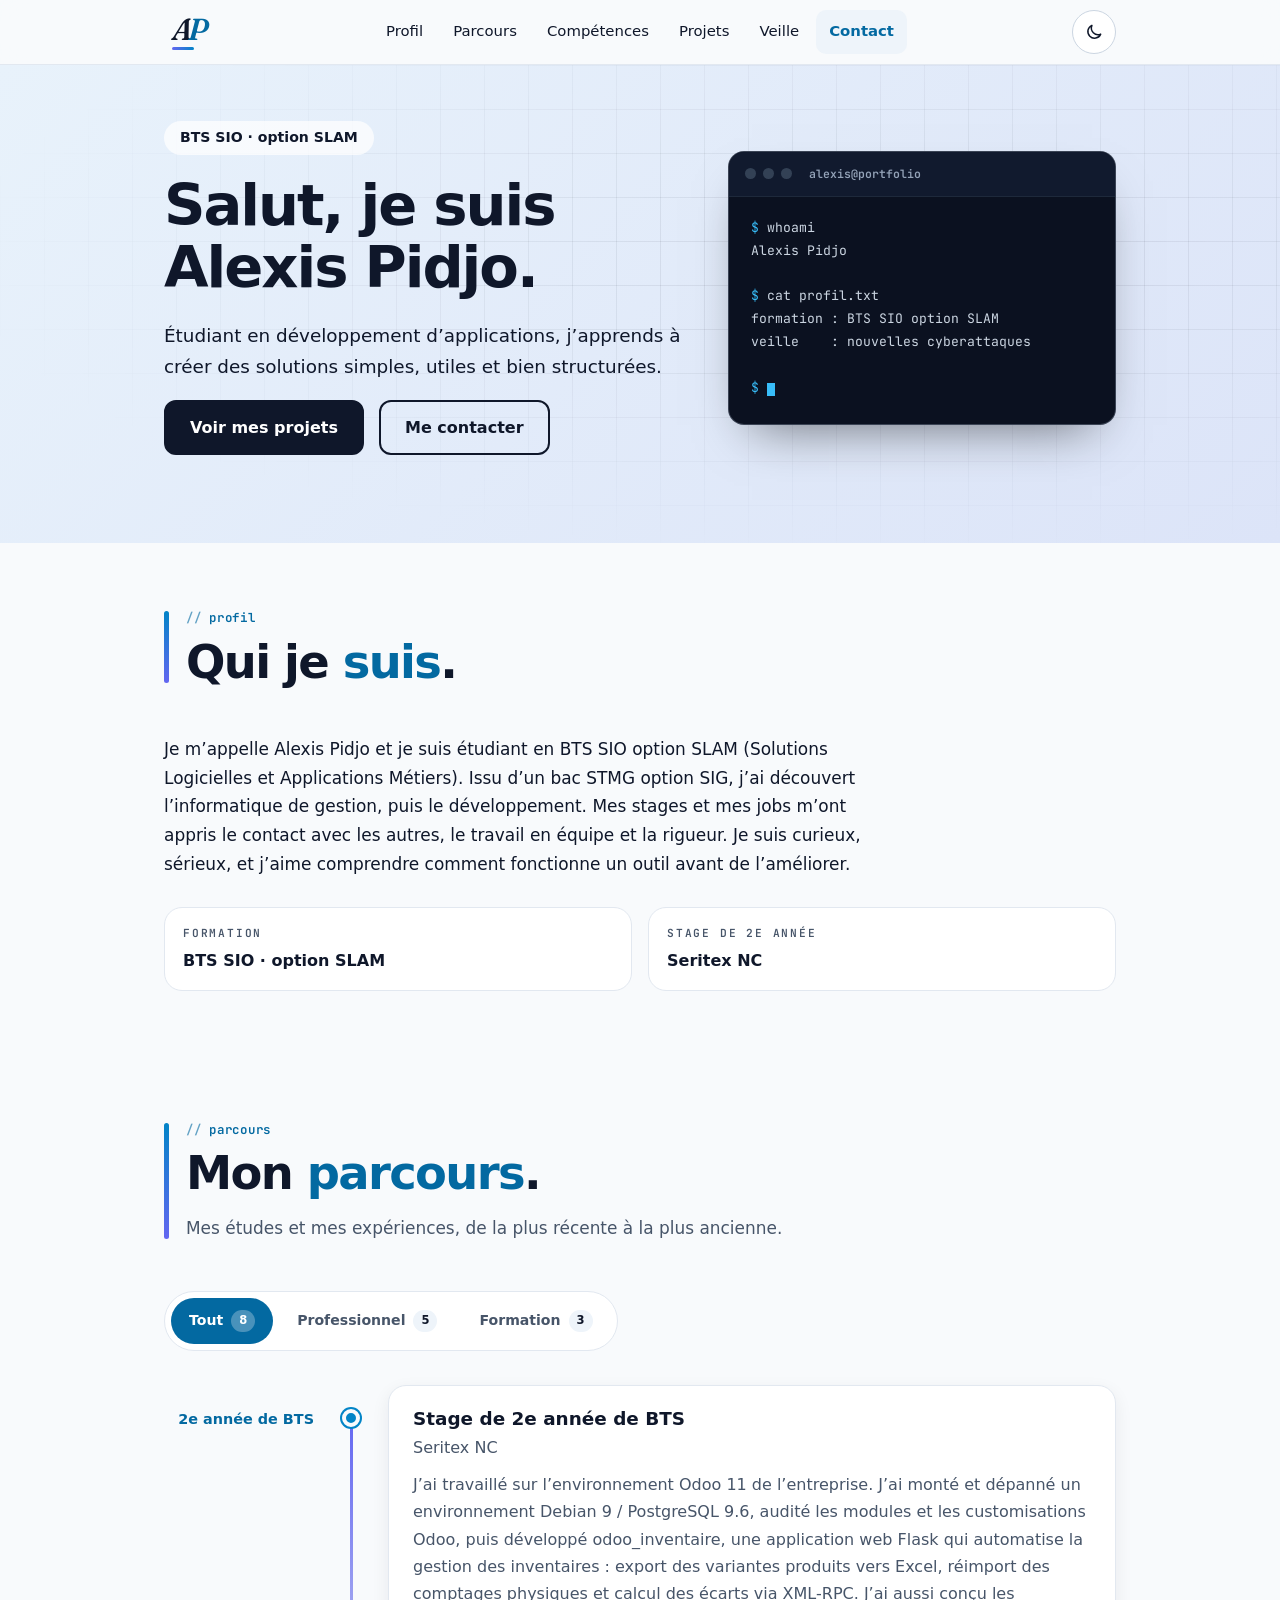
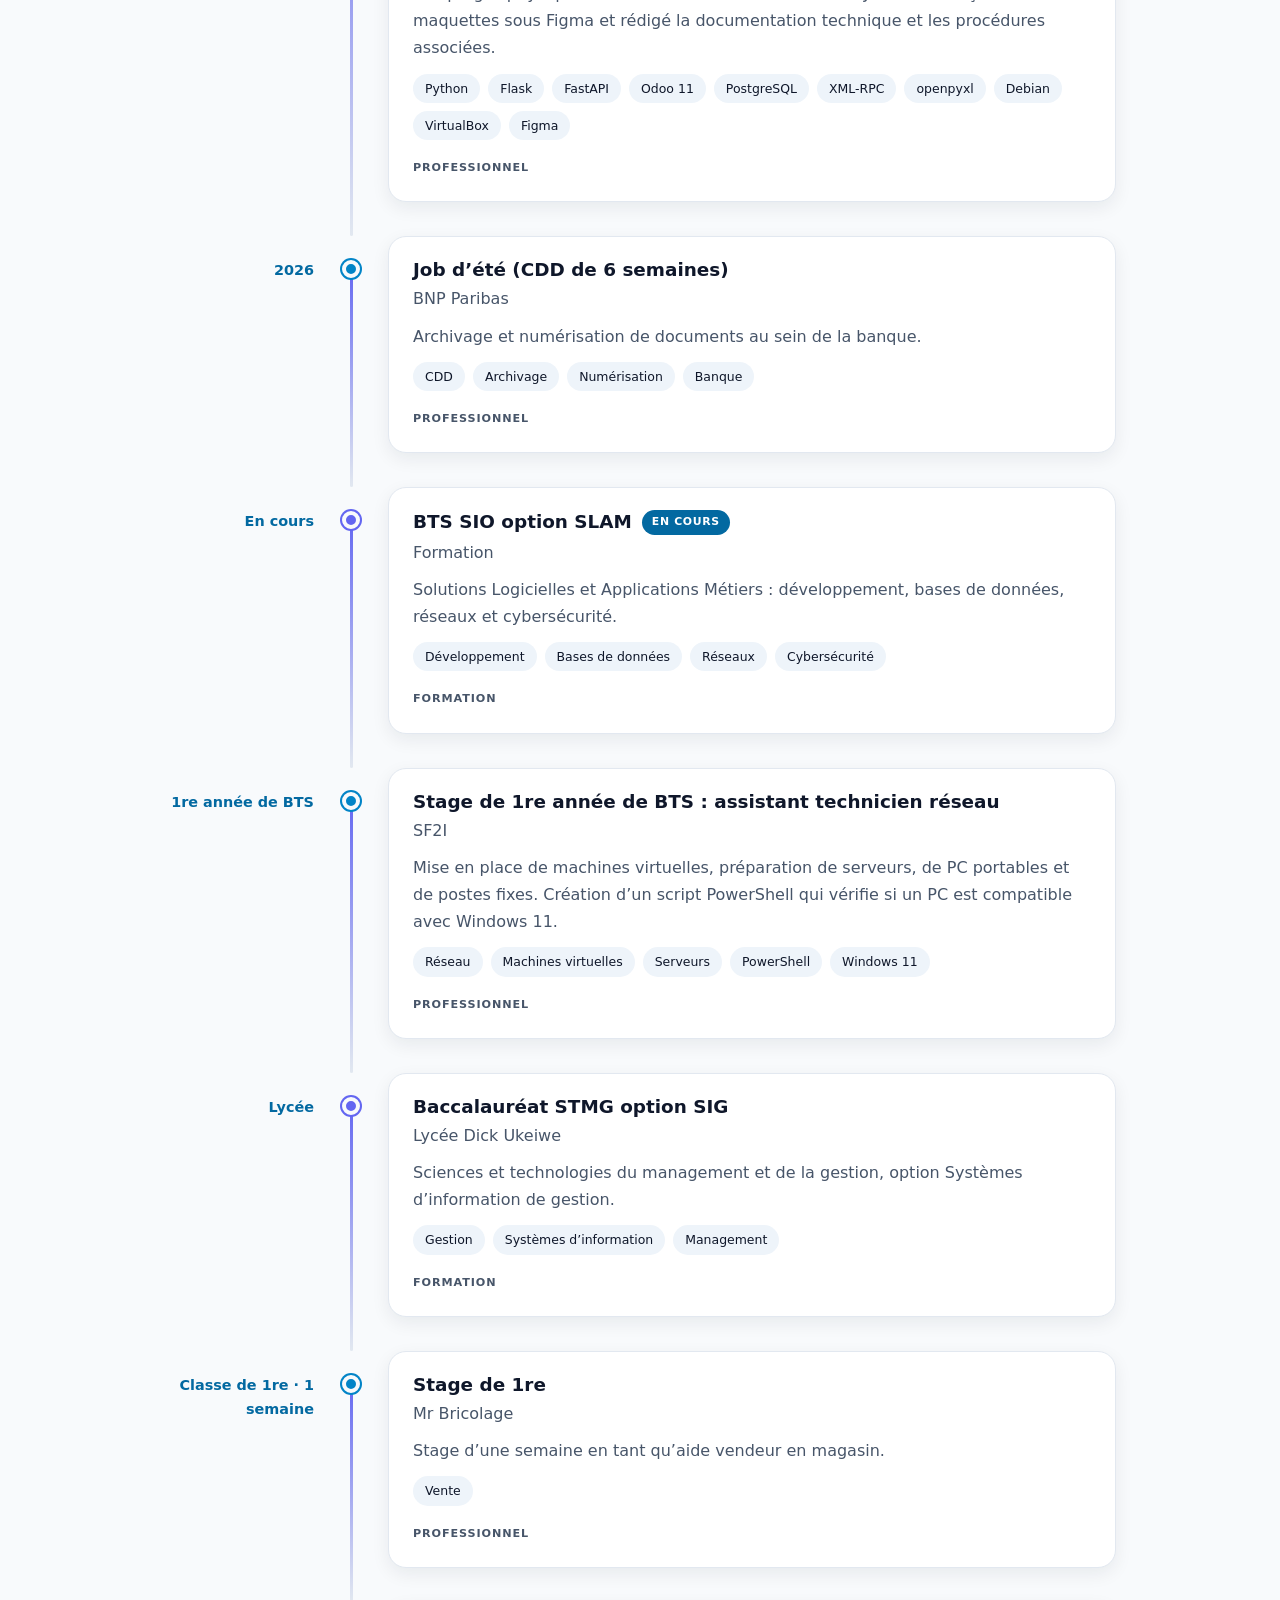
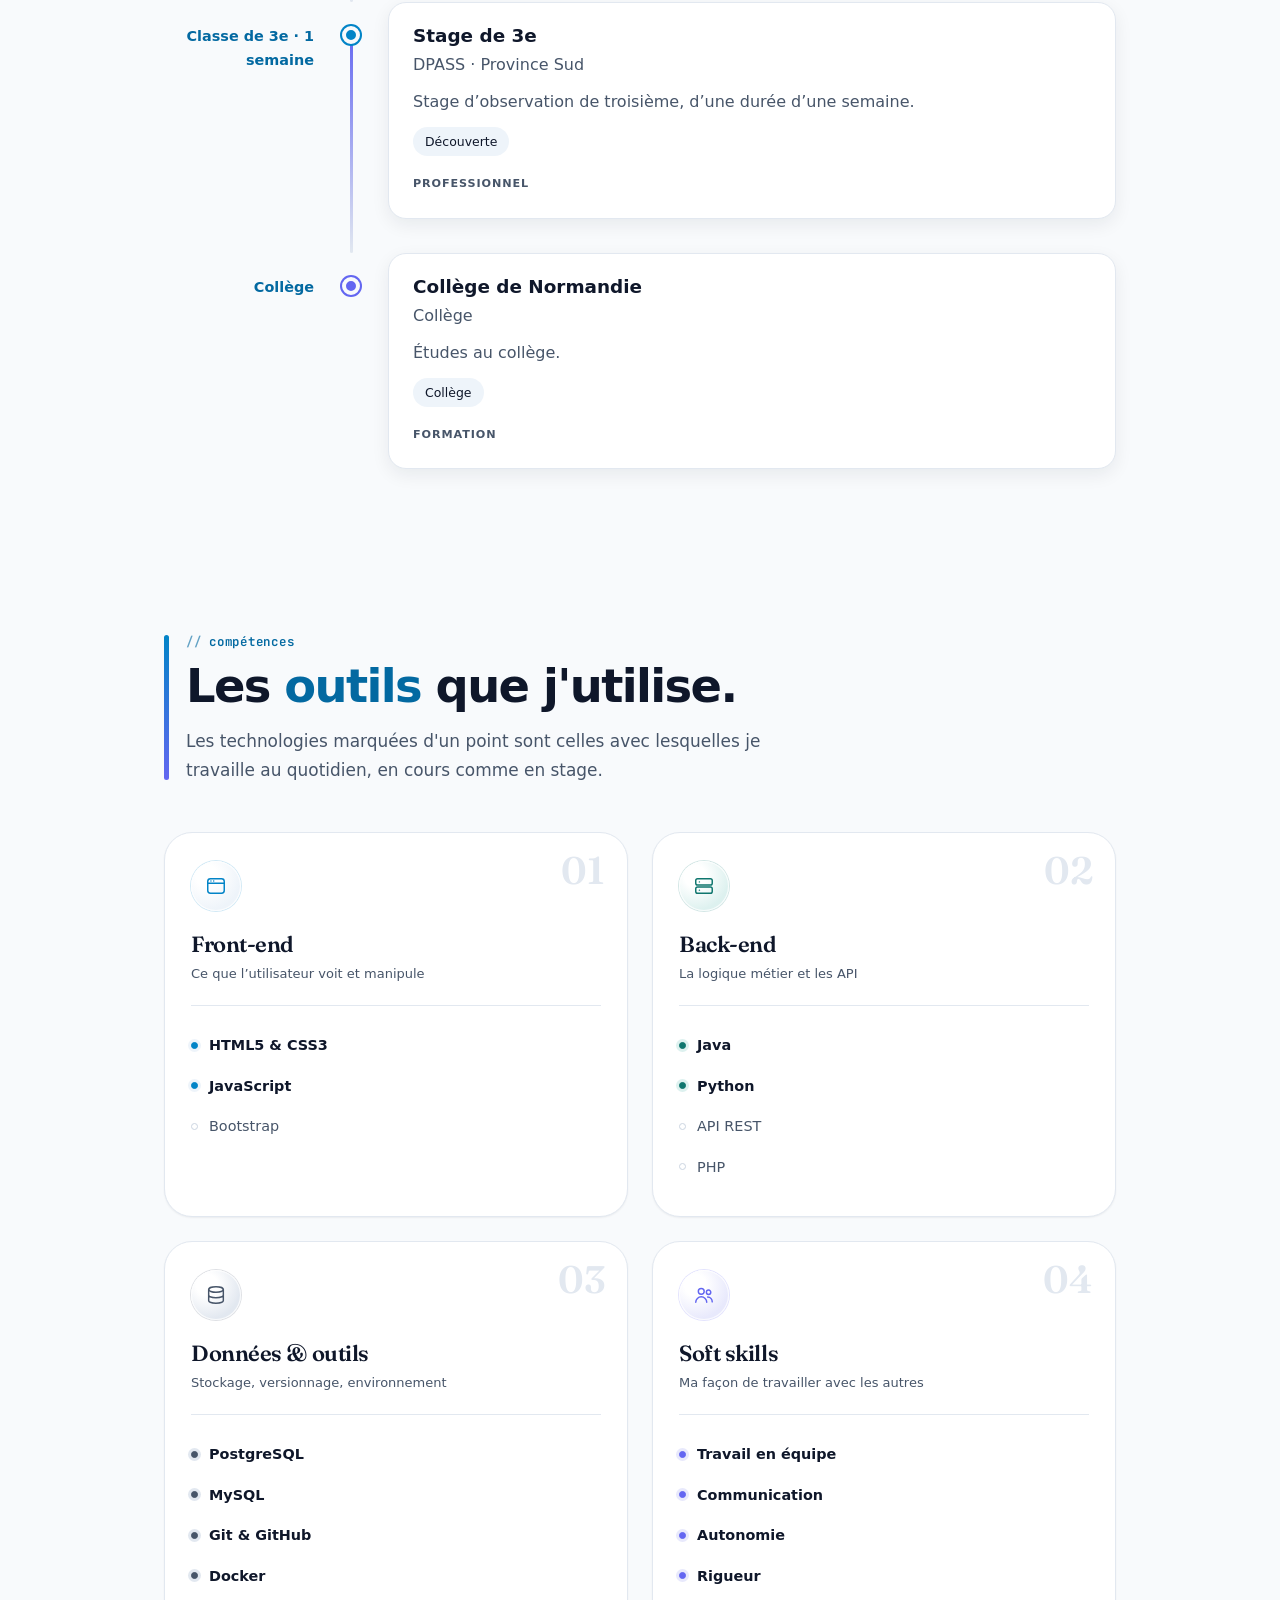
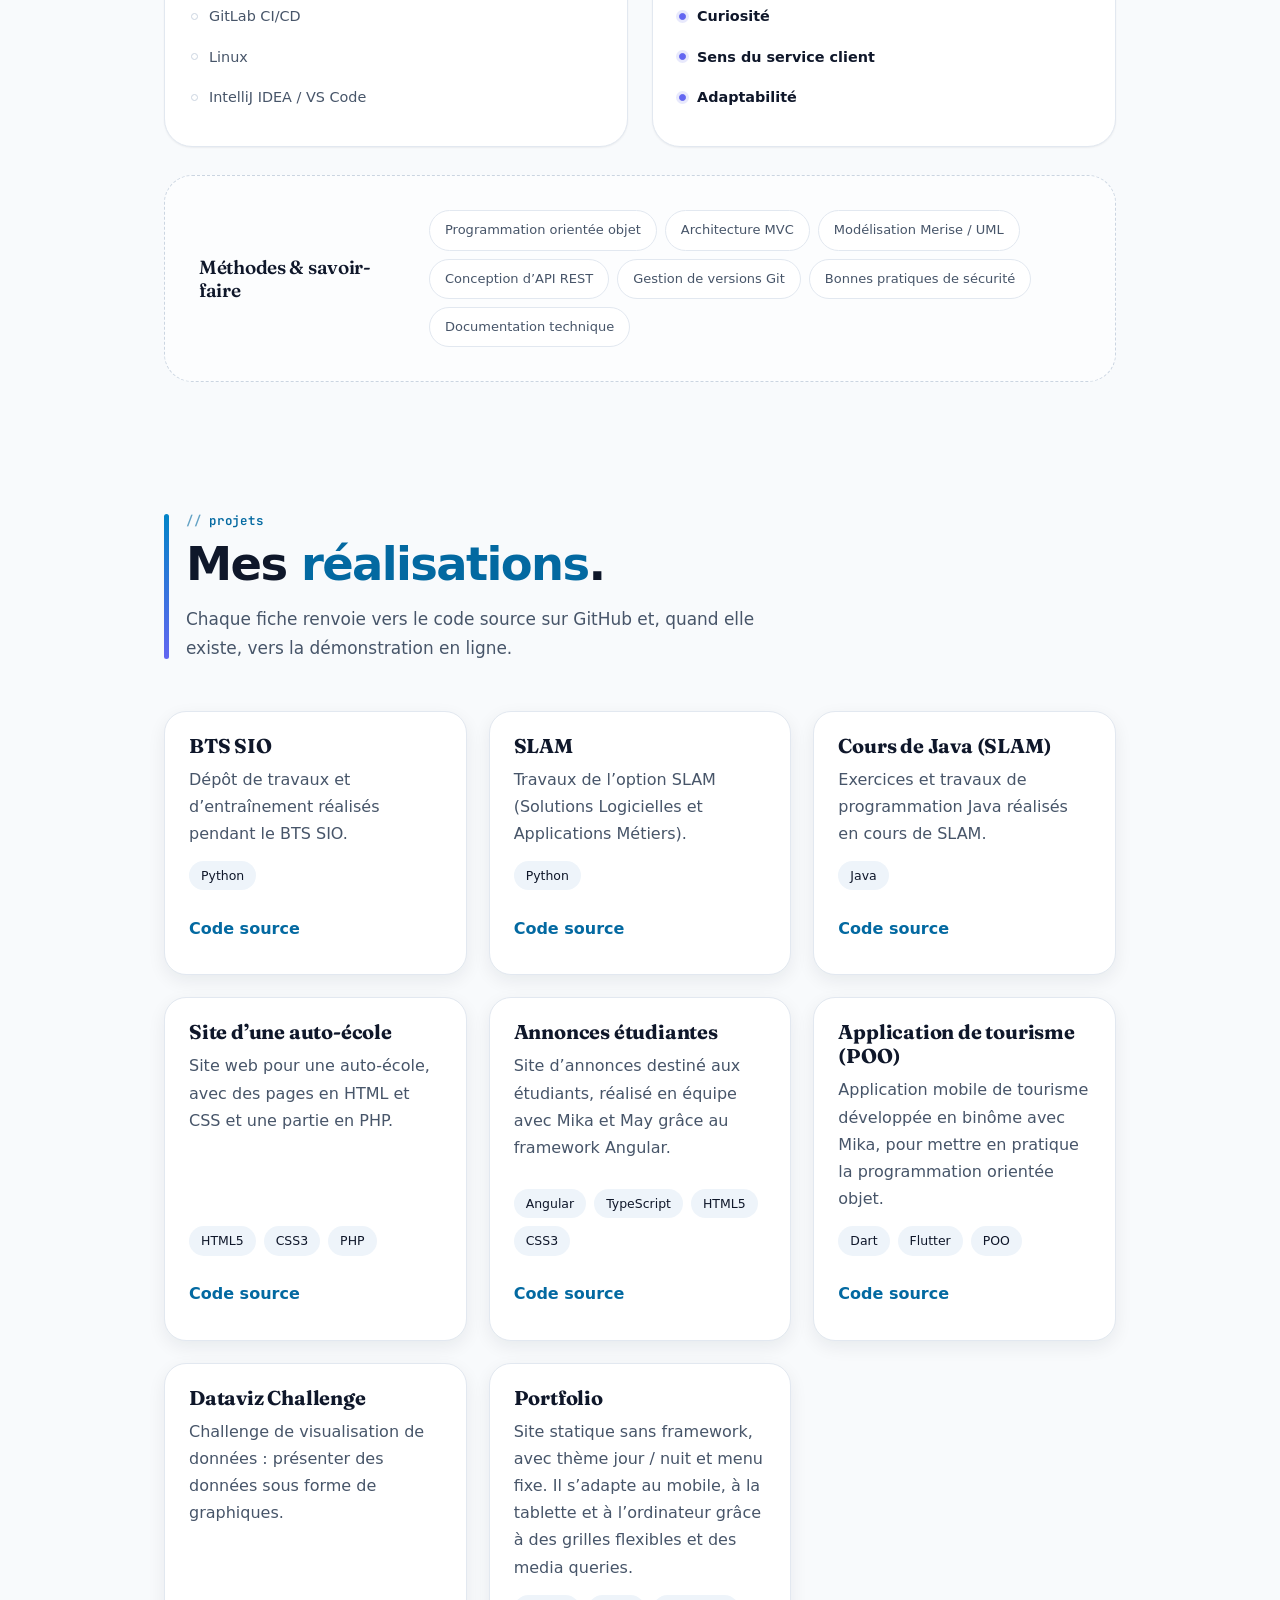
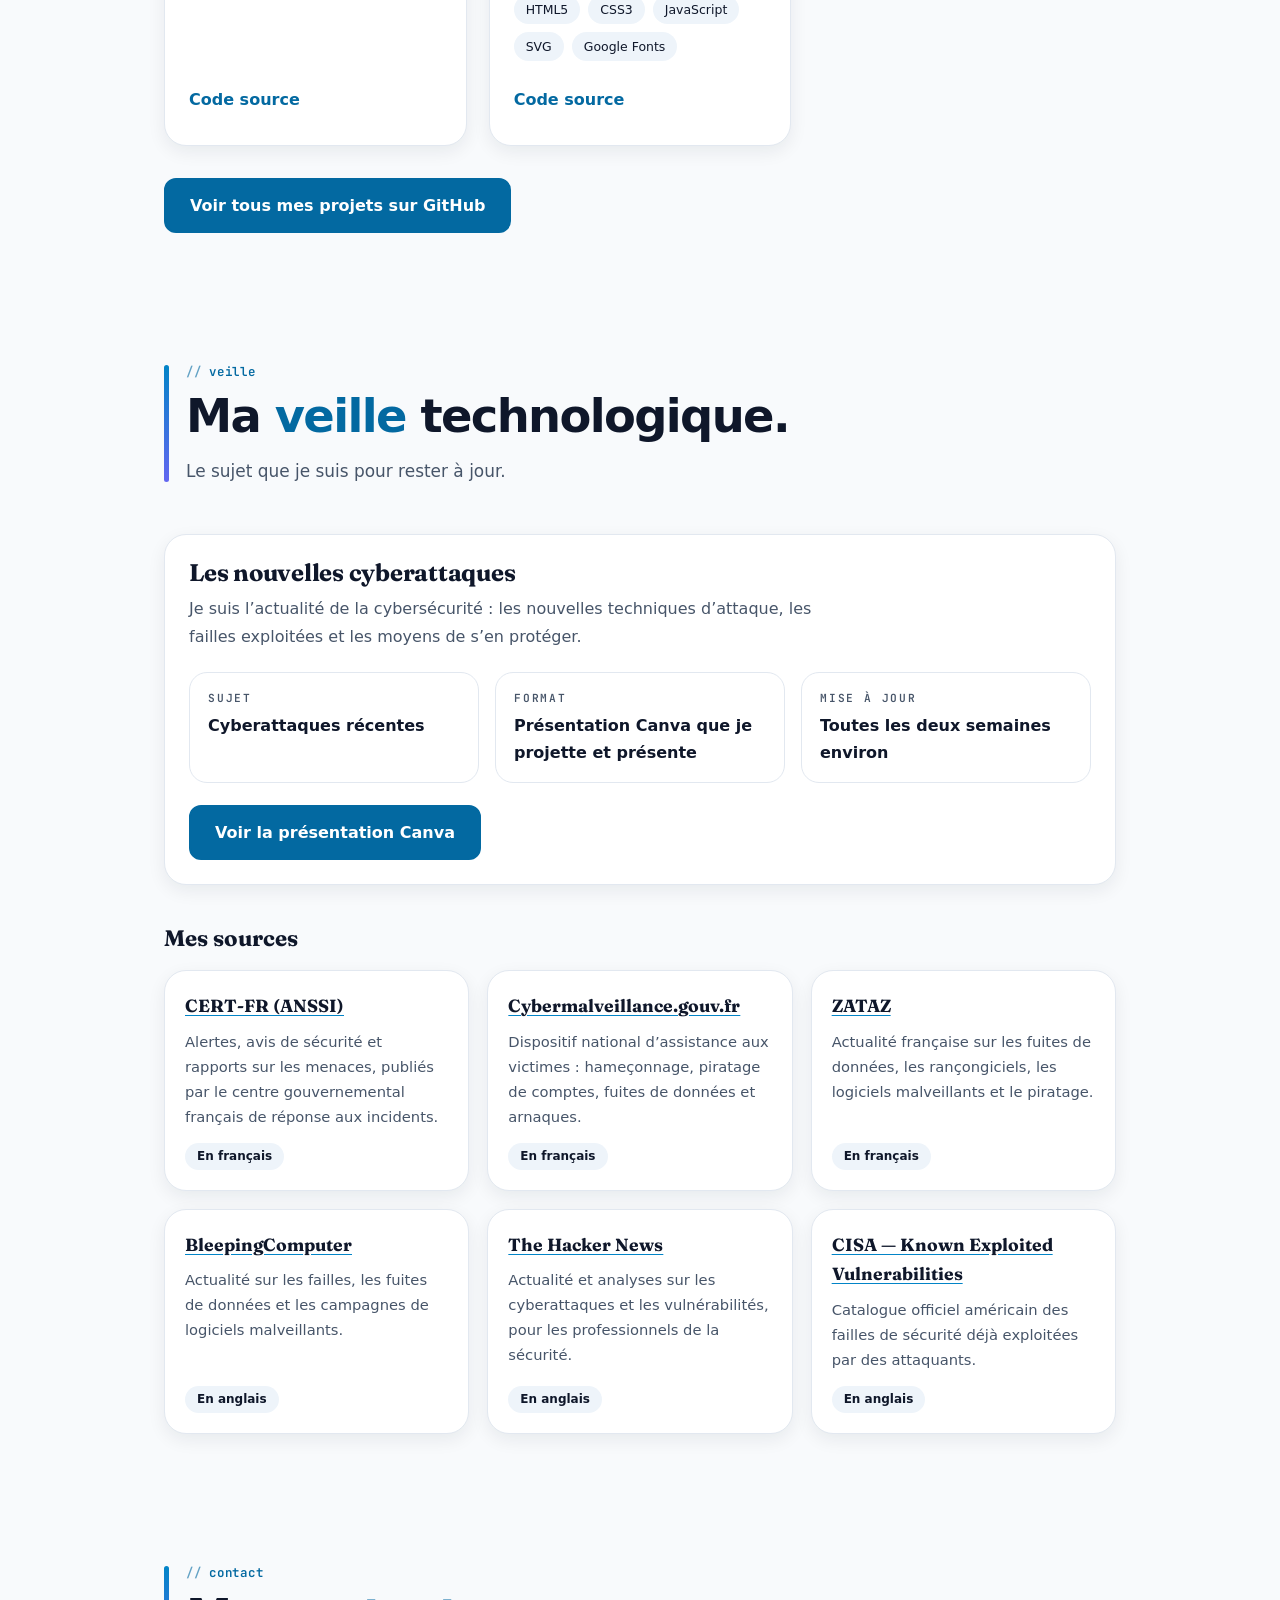
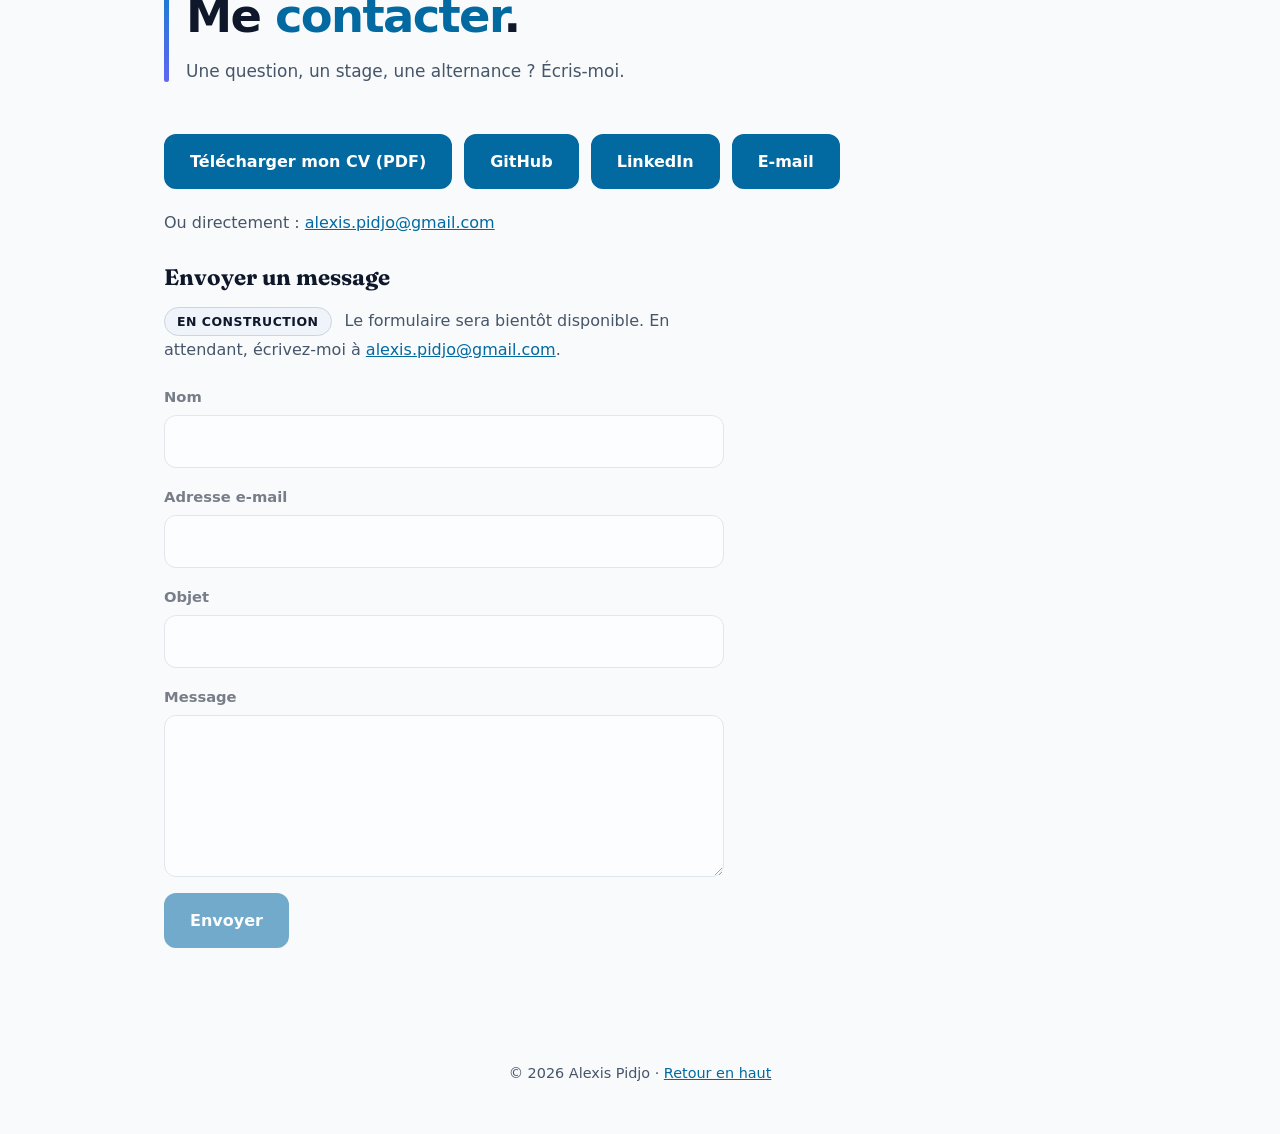
<file: index.html>
<!doctype html>
<html lang="fr">
  <head>
    <meta charset="utf-8" />
    <meta name="viewport" content="width=device-width, initial-scale=1, viewport-fit=cover" />
    <title>Alexis Pidjo — Étudiant BTS SIO SLAM | Portfolio</title>
    <meta name="theme-color" content="#F8FAFC" />
    <link rel="icon" href="assets/img/favicon.svg" type="image/svg+xml" />

    <!-- Polices -->
    <link rel="preconnect" href="https://fonts.googleapis.com" />
    <link
      href="https://fonts.googleapis.com/css2?family=Fraunces:ital,opsz,wght@0,9..144,500;0,9..144,600;1,9..144,500;1,9..144,600&family=JetBrains+Mono:wght@600&display=swap"
      rel="stylesheet"
    />

    <!-- Thème appliqué avant l'affichage (évite un flash) -->
    <script src="assets/js/theme-init.js"></script>

    <!-- Styles : un fichier par composant -->
    <link rel="stylesheet" href="assets/css/base/tokens.css" />
    <link rel="stylesheet" href="assets/css/base/base.css" />
    <link rel="stylesheet" href="assets/css/base/layout.css" />
    <link rel="stylesheet" href="assets/css/components/section-head.css" />
    <link rel="stylesheet" href="assets/css/components/topbar.css" />
    <link rel="stylesheet" href="assets/css/components/hero.css" />
    <link rel="stylesheet" href="assets/css/sections/profile.css" />
    <link rel="stylesheet" href="assets/css/sections/timeline.css" />
    <link rel="stylesheet" href="assets/css/sections/skills.css" />
    <link rel="stylesheet" href="assets/css/sections/projects.css" />
    <link rel="stylesheet" href="assets/css/sections/veille.css" />
    <link rel="stylesheet" href="assets/css/sections/contact.css" />
    <link rel="stylesheet" href="assets/css/sections/footer.css" />
  </head>
  <body id="top">
    <a class="skip" href="#main">Aller au contenu principal</a>

    <!-- Barre de navigation -->
    <header class="topbar">
      <div class="topbar__inner">
        <a class="brand" href="#top" aria-label="Alexis Pidjo, retour en haut de la page"
          >A<span>P</span></a
        >
        <nav class="menu" id="menu" aria-label="Navigation principale">
          <a href="#profil">Profil</a>
          <a href="#parcours">Parcours</a>
          <a href="#competences">Compétences</a>
          <a href="#projets">Projets</a>
          <a href="#veille">Veille</a>
          <a href="#contact">Contact</a>
        </nav>
        <div class="topbar__actions">
          <button class="icon-btn" id="theme-toggle" type="button" aria-label="Passer en mode nuit">
            <svg class="i-moon" viewBox="0 0 24 24" aria-hidden="true">
              <path d="M20 14.5A8 8 0 0 1 9.5 4 8 8 0 1 0 20 14.5Z" />
            </svg>
            <svg class="i-sun" viewBox="0 0 24 24" aria-hidden="true">
              <circle cx="12" cy="12" r="4" />
              <path
                d="M12 2v2M12 20v2M4.9 4.9l1.4 1.4M17.7 17.7l1.4 1.4M2 12h2M20 12h2M4.9 19.1l1.4-1.4M17.7 6.3l1.4-1.4"
              />
            </svg>
          </button>
          <button
            class="icon-btn burger"
            id="burger"
            type="button"
            aria-label="Ouvrir le menu"
            aria-expanded="false"
            aria-controls="menu"
          >
            <svg viewBox="0 0 24 24" aria-hidden="true">
              <path d="M4 7h16M4 12h16M4 17h16" />
            </svg>
          </button>
        </div>
      </div>
    </header>

    <!-- Bandeau d’accueil -->
    <div class="hero">
      <div class="wrap hero__inner">
        <div class="hero__text">
          <span class="tag">BTS SIO · option SLAM</span>
          <h1>Salut, je suis Alexis Pidjo.</h1>
          <p>
            Étudiant en développement d’applications, j’apprends à créer des solutions simples,
            utiles et bien structurées.
          </p>
          <a class="btn" href="#projets">Voir mes projets</a>
          <a class="btn alt" href="#contact">Me contacter</a>
        </div>
        <div class="hero__term" aria-hidden="true">
          <div class="term__bar">
            <span></span><span></span><span></span><b>alexis@portfolio</b>
          </div>
          <pre class="term__body"><span class="t-p">$</span> whoami
Alexis Pidjo

<span class="t-p">$</span> cat profil.txt
formation : BTS SIO option SLAM
veille    : nouvelles cyberattaques

<span class="t-p">$</span> <span class="t-cursor"></span></pre>
        </div>
      </div>
    </div>

    <!-- Contenu -->
    <main class="wrap" id="main">
      <!-- 01 · Profil -->
      <section id="profil" aria-labelledby="t-profil">
        <header class="section-head reveal">
          <p class="section-head__label">profil</p>
          <h2 class="section-title" id="t-profil">Qui je <em>suis</em>.</h2>
        </header>
        <p class="profil__text">
          Je m’appelle Alexis Pidjo et je suis étudiant en BTS SIO option SLAM (Solutions
          Logicielles et Applications Métiers). Issu d’un bac STMG option SIG, j’ai découvert
          l’informatique de gestion, puis le développement. Mes stages et mes jobs m’ont appris le
          contact avec les autres, le travail en équipe et la rigueur. Je suis curieux, sérieux, et
          j’aime comprendre comment fonctionne un outil avant de l’améliorer.
        </p>
        <dl class="facts">
          <div>
            <dt>Formation</dt>
            <dd>BTS SIO · option SLAM</dd>
          </div>
          <div>
            <dt>Stage de 2e année</dt>
            <dd>Seritex NC</dd>
          </div>
        </dl>
      </section>

      <!-- 02 · Parcours -->
      <section id="parcours" aria-labelledby="t-parcours">
        <header class="section-head reveal">
          <p class="section-head__label">parcours</p>
          <h2 class="section-title" id="t-parcours">Mon <em>parcours</em>.</h2>
          <p class="section-lede">
            Mes études et mes expériences, de la plus récente à la plus ancienne.
          </p>
        </header>
        <div class="filters" id="filters" role="group" aria-label="Filtrer le parcours"></div>
        <ol class="timeline" id="timeline"></ol>
      </section>

      <!-- 03 · Compétences -->
      <section id="competences" aria-labelledby="t-competences">
        <header class="section-head reveal">
          <p class="section-head__label">compétences</p>
          <h2 class="section-title" id="t-competences">Les <em>outils</em> que j'utilise.</h2>
          <p class="section-lede">
            Les technologies marquées d'un point sont celles avec lesquelles je travaille au
            quotidien, en cours comme en stage.
          </p>
        </header>
        <div class="skills__grid">
          <article class="skill reveal" data-tone="accent">
            <span class="skill__icon" aria-hidden="true"
              ><svg viewBox="0 0 24 24">
                <rect
                  pathLength="1"
                  x="3"
                  y="4"
                  width="18"
                  height="16"
                  rx="3"
                  class="draw"
                  style="--draw-delay: 260ms"
                />
                <path
                  pathLength="1"
                  d="M3 9h18M6.5 6.5h.01M9.5 6.5h.01"
                  class="draw"
                  style="--draw-delay: 620ms"
                /></svg
            ></span>
            <h3 class="skill__title">Front-end</h3>
            <p class="skill__caption">Ce que l’utilisateur voit et manipule</p>
            <ul class="skill__list">
              <li class="skill__item is-core">
                <span class="skill__bullet" aria-hidden="true"></span> HTML5 &amp; CSS3
                <span class="sr-only">(technologie principale)</span>
              </li>
              <li class="skill__item is-core">
                <span class="skill__bullet" aria-hidden="true"></span> JavaScript
                <span class="sr-only">(technologie principale)</span>
              </li>
              <li class="skill__item">
                <span class="skill__bullet" aria-hidden="true"></span> Bootstrap
              </li>
            </ul>
            <span class="skill__count" aria-hidden="true">01</span>
          </article>
          <article class="skill reveal" data-tone="teal" style="--reveal-delay: 110ms">
            <span class="skill__icon" aria-hidden="true"
              ><svg viewBox="0 0 24 24">
                <rect
                  pathLength="1"
                  x="3"
                  y="4"
                  width="18"
                  height="7"
                  rx="2"
                  class="draw"
                  style="--draw-delay: 260ms"
                />
                <rect
                  pathLength="1"
                  x="3"
                  y="13"
                  width="18"
                  height="7"
                  rx="2"
                  class="draw"
                  style="--draw-delay: 460ms"
                />
                <path
                  pathLength="1"
                  d="M7 7.5h.01M7 16.5h.01"
                  class="draw"
                  style="--draw-delay: 700ms"
                /></svg
            ></span>
            <h3 class="skill__title">Back-end</h3>
            <p class="skill__caption">La logique métier et les API</p>
            <ul class="skill__list">
              <li class="skill__item is-core">
                <span class="skill__bullet" aria-hidden="true"></span> Java
                <span class="sr-only">(technologie principale)</span>
              </li>
              <li class="skill__item is-core">
                <span class="skill__bullet" aria-hidden="true"></span> Python
                <span class="sr-only">(technologie principale)</span>
              </li>
              <li class="skill__item">
                <span class="skill__bullet" aria-hidden="true"></span> API REST
              </li>
              <li class="skill__item">
                <span class="skill__bullet" aria-hidden="true"></span> PHP
              </li>
            </ul>
            <span class="skill__count" aria-hidden="true">02</span>
          </article>
          <article class="skill reveal" data-tone="slate" style="--reveal-delay: 220ms">
            <span class="skill__icon" aria-hidden="true"
              ><svg viewBox="0 0 24 24">
                <ellipse
                  pathLength="1"
                  cx="12"
                  cy="6"
                  rx="8"
                  ry="3"
                  class="draw"
                  style="--draw-delay: 260ms"
                />
                <path
                  pathLength="1"
                  d="M4 6v12c0 1.66 3.58 3 8 3s8-1.34 8-3V6M4 12c0 1.66 3.58 3 8 3s8-1.34 8-3"
                  class="draw"
                  style="--draw-delay: 520ms"
                /></svg
            ></span>
            <h3 class="skill__title">Données &amp; outils</h3>
            <p class="skill__caption">Stockage, versionnage, environnement</p>
            <ul class="skill__list">
              <li class="skill__item is-core">
                <span class="skill__bullet" aria-hidden="true"></span> PostgreSQL
                <span class="sr-only">(technologie principale)</span>
              </li>
              <li class="skill__item is-core">
                <span class="skill__bullet" aria-hidden="true"></span> MySQL
                <span class="sr-only">(technologie principale)</span>
              </li>
              <li class="skill__item is-core">
                <span class="skill__bullet" aria-hidden="true"></span> Git &amp; GitHub
                <span class="sr-only">(technologie principale)</span>
              </li>
              <li class="skill__item is-core">
                <span class="skill__bullet" aria-hidden="true"></span> Docker
                <span class="sr-only">(technologie principale)</span>
              </li>
              <li class="skill__item">
                <span class="skill__bullet" aria-hidden="true"></span> GitLab CI/CD
              </li>
              <li class="skill__item">
                <span class="skill__bullet" aria-hidden="true"></span> Linux
              </li>
              <li class="skill__item">
                <span class="skill__bullet" aria-hidden="true"></span> IntelliJ IDEA / VS Code
              </li>
            </ul>
            <span class="skill__count" aria-hidden="true">03</span>
          </article>
          <article class="skill reveal" data-tone="violet" style="--reveal-delay: 330ms">
            <span class="skill__icon" aria-hidden="true"
              ><svg viewBox="0 0 24 24">
                <circle
                  pathLength="1"
                  cx="9"
                  cy="8"
                  r="3.2"
                  class="draw"
                  style="--draw-delay: 260ms"
                />
                <path
                  pathLength="1"
                  d="M3 20c0-3.3 2.7-6 6-6s6 2.7 6 6"
                  class="draw"
                  style="--draw-delay: 480ms"
                />
                <circle
                  pathLength="1"
                  cx="17"
                  cy="9"
                  r="2.4"
                  class="draw"
                  style="--draw-delay: 640ms"
                />
                <path
                  pathLength="1"
                  d="M16 14.2c2.9.2 5 2.5 5 5.3"
                  class="draw"
                  style="--draw-delay: 780ms"
                /></svg
            ></span>
            <h3 class="skill__title">Soft skills</h3>
            <p class="skill__caption">Ma façon de travailler avec les autres</p>
            <ul class="skill__list">
              <li class="skill__item is-core">
                <span class="skill__bullet" aria-hidden="true"></span> Travail en équipe
                <span class="sr-only">(technologie principale)</span>
              </li>
              <li class="skill__item is-core">
                <span class="skill__bullet" aria-hidden="true"></span> Communication
                <span class="sr-only">(technologie principale)</span>
              </li>
              <li class="skill__item is-core">
                <span class="skill__bullet" aria-hidden="true"></span> Autonomie
                <span class="sr-only">(technologie principale)</span>
              </li>
              <li class="skill__item is-core">
                <span class="skill__bullet" aria-hidden="true"></span> Rigueur
                <span class="sr-only">(technologie principale)</span>
              </li>
              <li class="skill__item is-core">
                <span class="skill__bullet" aria-hidden="true"></span> Curiosité
                <span class="sr-only">(technologie principale)</span>
              </li>
              <li class="skill__item is-core">
                <span class="skill__bullet" aria-hidden="true"></span> Sens du service client
                <span class="sr-only">(technologie principale)</span>
              </li>
              <li class="skill__item is-core">
                <span class="skill__bullet" aria-hidden="true"></span> Adaptabilité
                <span class="sr-only">(technologie principale)</span>
              </li>
            </ul>
            <span class="skill__count" aria-hidden="true">04</span>
          </article>
        </div>
        <div class="methods reveal">
          <h3 class="methods__title">Méthodes &amp; savoir-faire</h3>
          <ul class="methods__list">
            <li class="methods__item">Programmation orientée objet</li>
            <li class="methods__item">Architecture MVC</li>
            <li class="methods__item">Modélisation Merise / UML</li>
            <li class="methods__item">Conception d’API REST</li>
            <li class="methods__item">Gestion de versions Git</li>
            <li class="methods__item">Bonnes pratiques de sécurité</li>
            <li class="methods__item">Documentation technique</li>
          </ul>
        </div>
      </section>

      <!-- 04 · Projets -->
      <section id="projets" aria-labelledby="t-projets">
        <header class="section-head reveal">
          <p class="section-head__label">projets</p>
          <h2 class="section-title" id="t-projets">Mes <em>réalisations</em>.</h2>
          <p class="section-lede">
            Chaque fiche renvoie vers le code source sur GitHub et, quand elle existe, vers la
            démonstration en ligne.
          </p>
        </header>
        <div class="grid" id="projects"></div>
        <p class="projects__all">
          <a
            class="btn btn--cta"
            id="projects-all"
            href="#projets"
            target="_blank"
            rel="noopener noreferrer"
            >Voir tous mes projets sur GitHub<span class="sr-only"> (nouvel onglet)</span></a
          >
        </p>
      </section>

      <!-- 05 · Veille technologique -->
      <section id="veille" aria-labelledby="t-veille">
        <header class="section-head reveal">
          <p class="section-head__label">veille</p>
          <h2 class="section-title" id="t-veille">Ma <em>veille</em> technologique.</h2>
          <p class="section-lede">Le sujet que je suis pour rester à jour.</p>
        </header>
        <article class="card veille">
          <h3>Les nouvelles cyberattaques</h3>
          <p>
            Je suis l’actualité de la cybersécurité : les nouvelles techniques d’attaque, les
            failles exploitées et les moyens de s’en protéger.
          </p>
          <dl class="facts">
            <div>
              <dt>Sujet</dt>
              <dd>Cyberattaques récentes</dd>
            </div>
            <div>
              <dt>Format</dt>
              <dd>Présentation Canva que je projette et présente</dd>
            </div>
            <div>
              <dt>Mise à jour</dt>
              <dd>Toutes les deux semaines environ</dd>
            </div>
          </dl>
          <a
            class="btn btn--cta"
            id="veille-link"
            href="#veille"
            target="_blank"
            rel="noopener noreferrer"
            >Voir la présentation Canva<span class="sr-only"> (nouvel onglet)</span></a
          >
        </article>
        <h3 class="sources__title">Mes sources</h3>
        <ul class="sources" id="sources"></ul>
      </section>

      <!-- 06 · Contact -->
      <section id="contact" aria-labelledby="t-contact">
        <header class="section-head reveal">
          <p class="section-head__label">contact</p>
          <h2 class="section-title" id="t-contact">Me <em>contacter</em>.</h2>
          <p class="section-lede">Une question, un stage, une alternance ? Écris-moi.</p>
        </header>
        <div class="contact">
          <a class="btn btn--cta" id="cv-link" href="#contact">Télécharger mon CV (PDF)</a>
          <a
            class="btn btn--cta"
            id="gh-link"
            href="#contact"
            target="_blank"
            rel="noopener noreferrer"
            >GitHub<span class="sr-only"> (nouvel onglet)</span></a
          >
          <a
            class="btn btn--cta"
            id="li-link"
            href="#contact"
            target="_blank"
            rel="noopener noreferrer"
            >LinkedIn<span class="sr-only"> (nouvel onglet)</span></a
          >
          <a class="btn btn--cta" id="mail-link" href="#contact">E-mail</a>
        </div>
        <p class="contact__mail">Ou directement : <a id="mail-text" href="#contact"></a></p>

        <h3 class="form-title">Envoyer un message</h3>
        <p class="form-notice" role="note">
          <span class="form-notice__badge">En construction</span> Le formulaire sera bientôt
          disponible. En attendant, écrivez-moi à <a id="form-mail" href="#contact"></a>.
        </p>
        <form id="contact-form" aria-disabled="true">
          <fieldset class="form-fields" disabled>
            <legend class="sr-only">Formulaire de contact (bientôt disponible)</legend>
            <div class="field">
              <label for="f-name">Nom</label><input id="f-name" name="name" autocomplete="name" />
            </div>
            <div class="field">
              <label for="f-email">Adresse e-mail</label
              ><input id="f-email" name="email" type="email" autocomplete="email" />
            </div>
            <div class="field">
              <label for="f-subject">Objet</label><input id="f-subject" name="subject" />
            </div>
            <div class="field">
              <label for="f-message">Message</label
              ><textarea id="f-message" name="message" rows="5"></textarea>
            </div>
            <button class="btn btn--cta" type="submit">Envoyer</button>
          </fieldset>
        </form>
      </section>
    </main>

    <!-- Pied de page -->
    <footer>
      <p>© 2026 Alexis Pidjo · <a href="#top">Retour en haut</a></p>
    </footer>

    <!-- Scripts : l'ordre compte (configuration, données, outils, modules, démarrage) -->
    <script src="assets/js/config.js" defer></script>
    <script src="assets/js/data/steps.js" defer></script>
    <script src="assets/js/data/projects.js" defer></script>
    <script src="assets/js/data/sources.js" defer></script>
    <script src="assets/js/core/utils.js" defer></script>
    <script src="assets/js/modules/timeline.js" defer></script>
    <script src="assets/js/modules/projects.js" defer></script>
    <script src="assets/js/modules/theme.js" defer></script>
    <script src="assets/js/modules/navigation.js" defer></script>
    <script src="assets/js/modules/reveal.js" defer></script>
    <script src="assets/js/modules/veille.js" defer></script>
    <script src="assets/js/modules/contact.js" defer></script>
    <script src="assets/js/main.js" defer></script>
  </body>
</html>
</file>
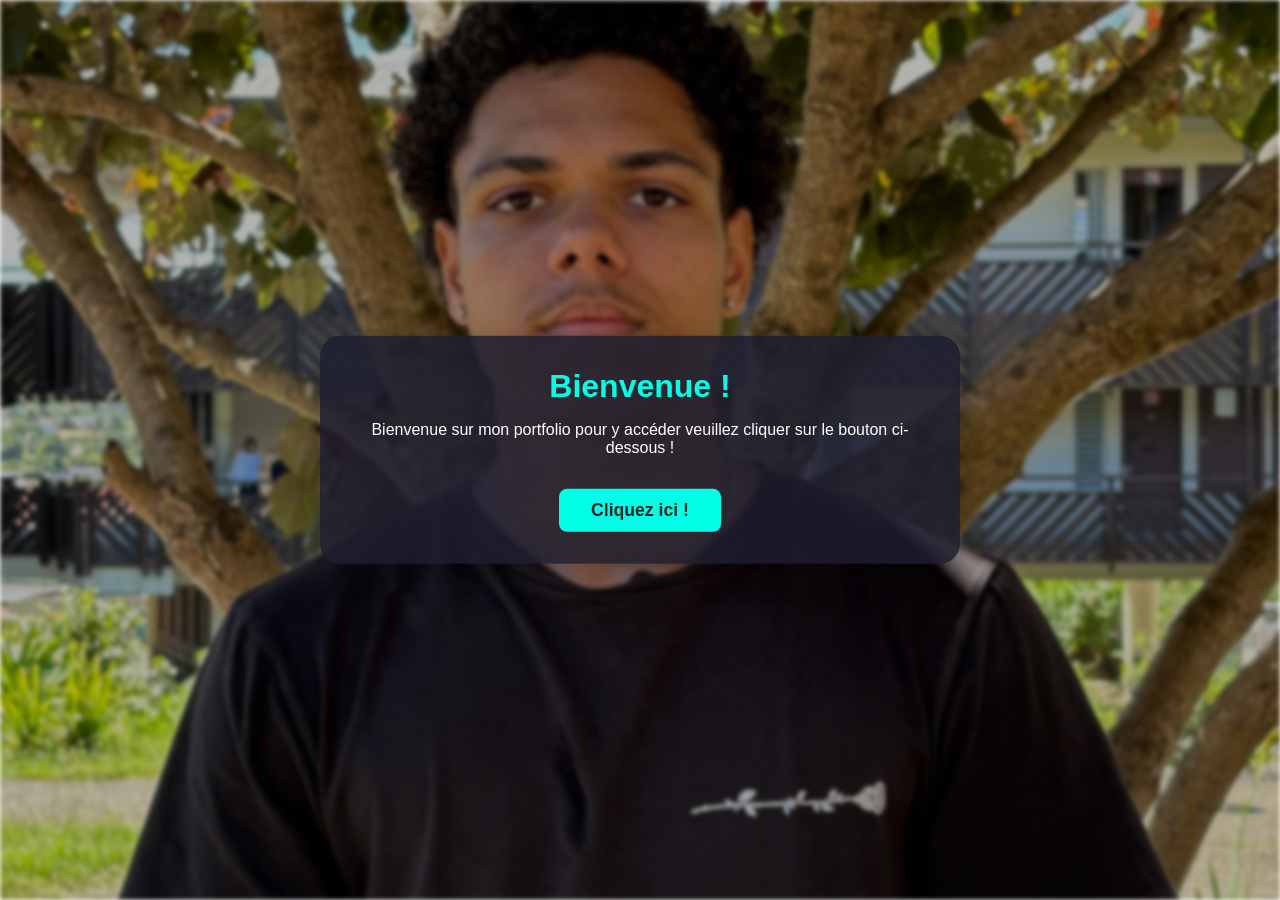
<file: pages/Accueil.html>
<!DOCTYPE html>
<html lang="fr">
<head>
    <meta charset="UTF-8">
    <meta name="viewport" content="width=device-width, initial-scale=1.0">
    <title>Accueil - Portfolio Alexis Pidjo</title>
    <link rel="stylesheet" href="../assets/css/index_style.css">
</head>
<body>
    <div class="background"></div>
    <div class="center-card">
        <h1>Bienvenue !</h1>
        <p>Bienvenue sur mon portfolio pour y accéder veuillez cliquer sur le bouton ci-dessous !</p>
        <a href="Portfolio.html" class="btn">Cliquez ici !</a>
    </div>
</body>
</html>
</file>
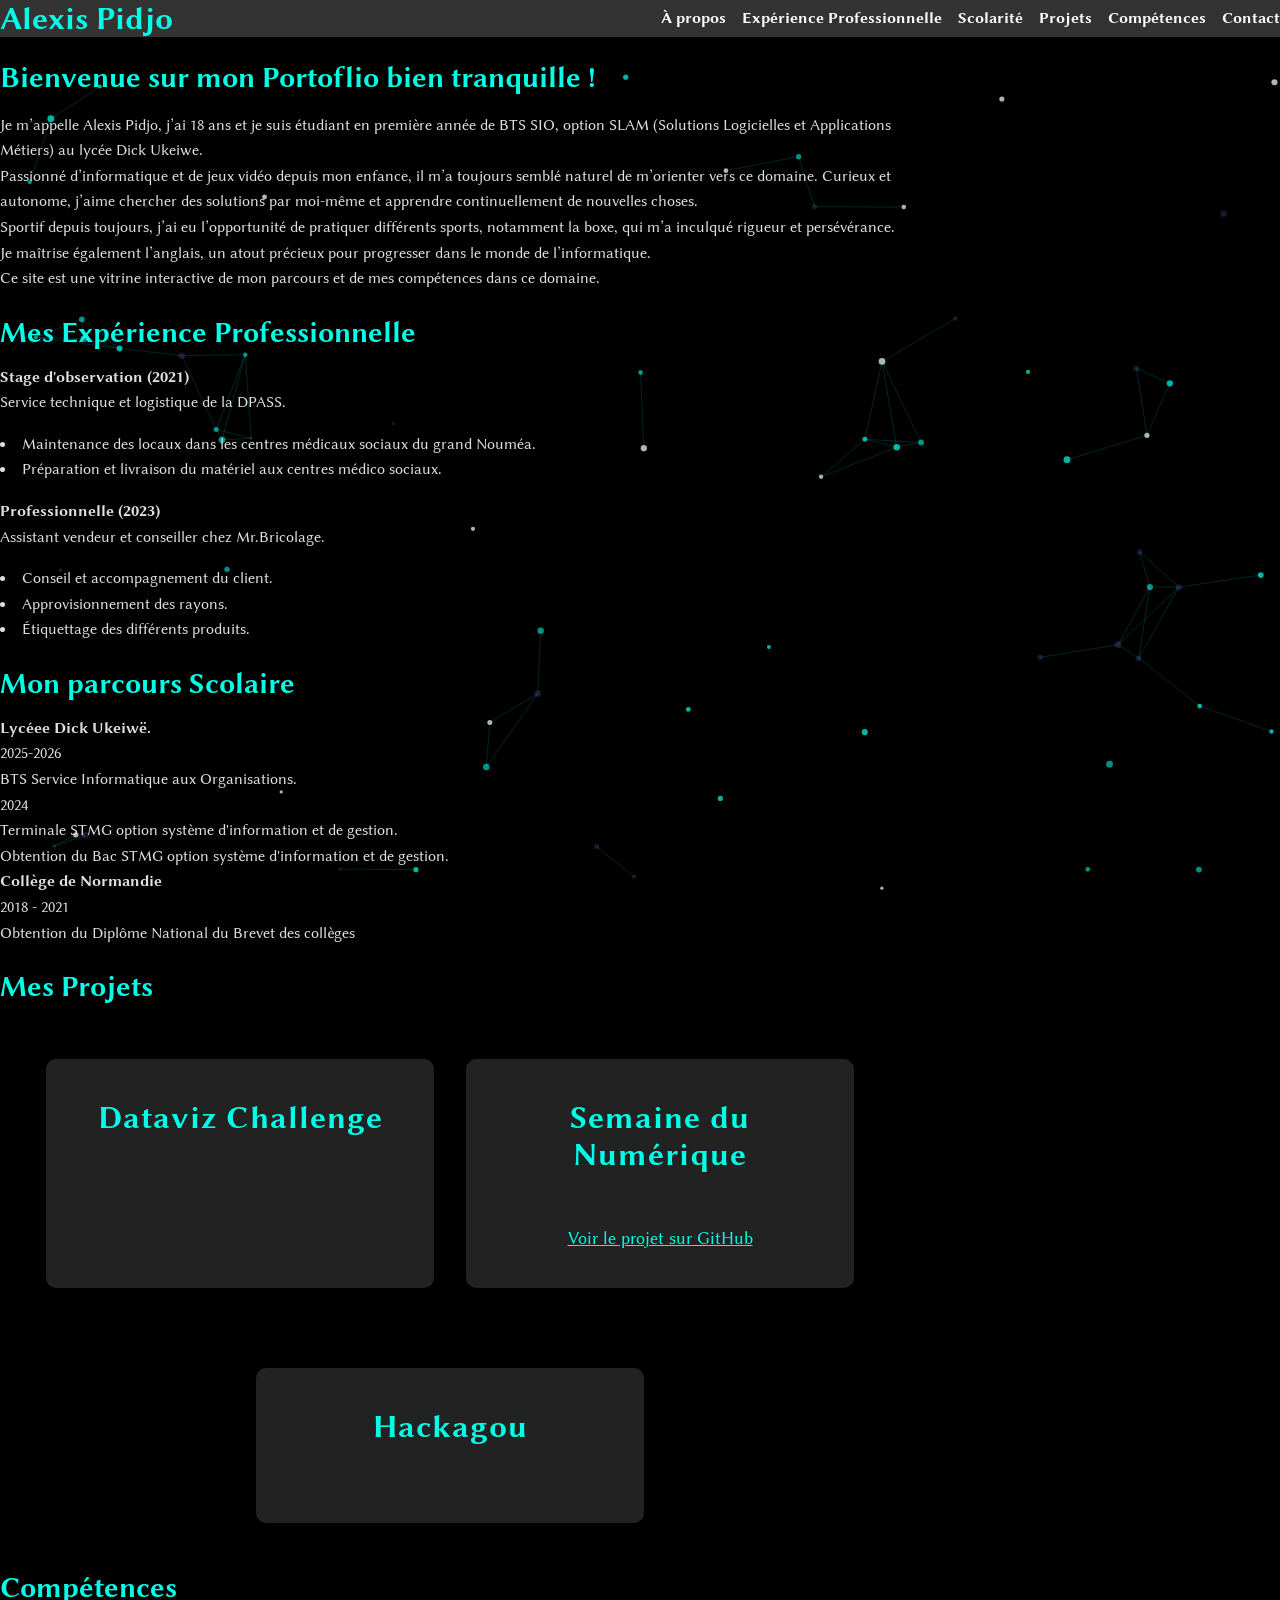
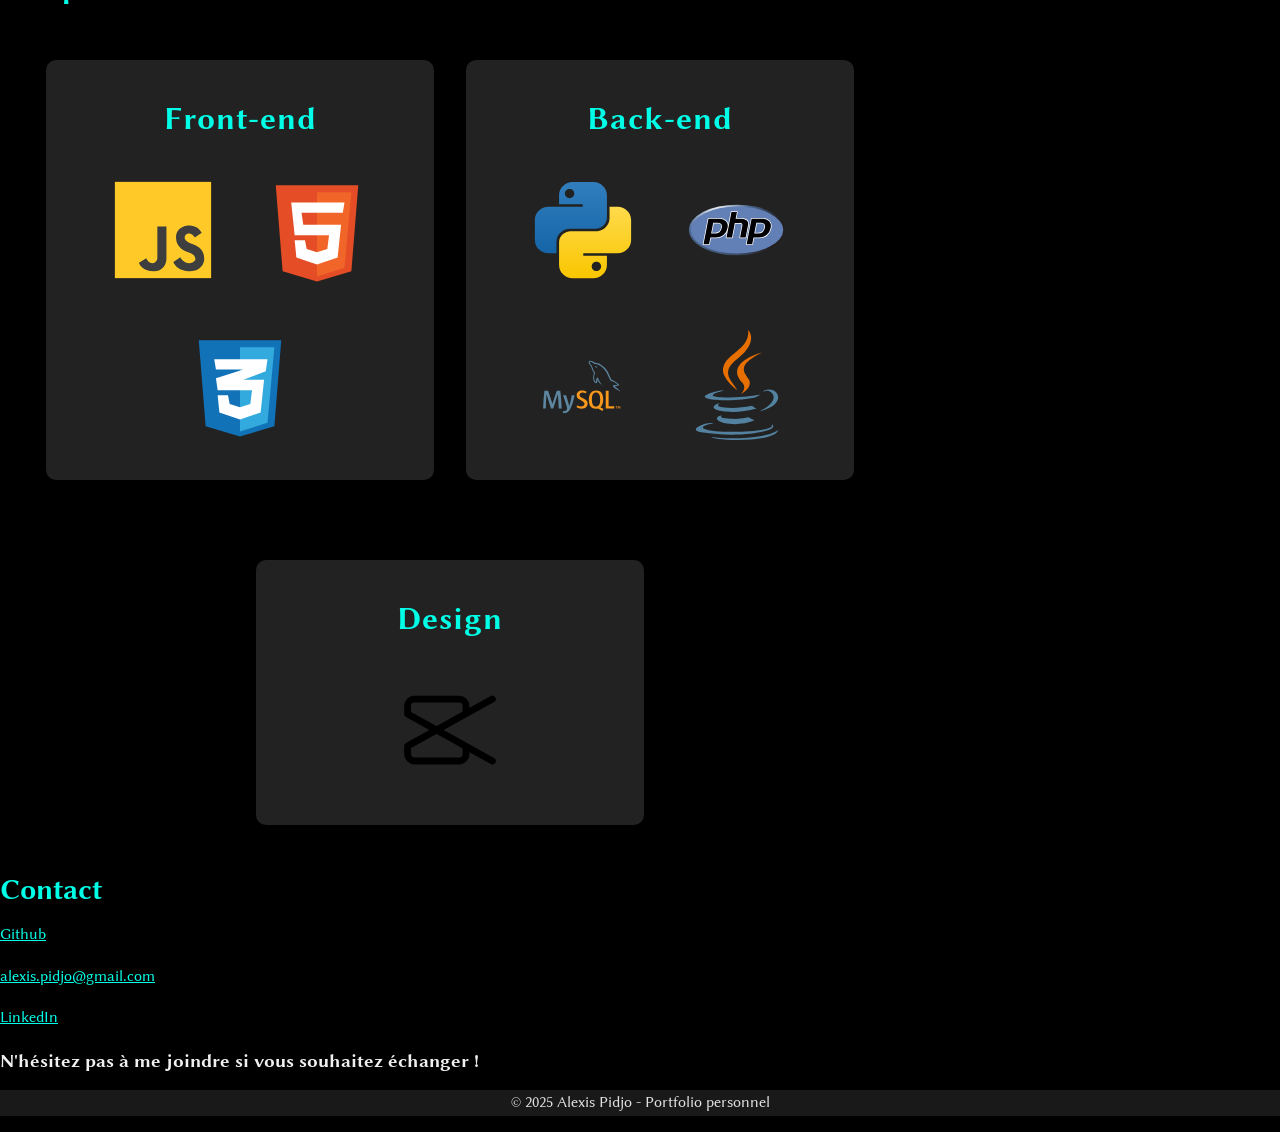
<file: pages/Portfolio.html>
<!DOCTYPE html>
<html lang="fr">
<head>
    <meta charset="UTF-8">
    <meta name="viewport" content="width=device-width, initial-scale=1.0">
    <title>Portfolio - Alexis Pidjo</title>
    <link rel="stylesheet" href="../assets/css/style.css">
    <link href="https://fonts.googleapis.com/css2?family=Orbitron&display=swap" rel="stylesheet">
    <script defer src="../js/app.js"></script>
</head>
<body>
    <canvas id="animated-bg"></canvas>
    <header>
        <h1 class="fade-in">Alexis Pidjo</h1>
        <nav>
            <ul>
                <li><a href="#Apropos">À propos</a></li>
                <li><a href="#Expérience Professionnelle">Expérience Professionnelle</a></li>
                <li><a href="#Scolarité">Scolarité</a></li>
                <li><a href="#projets">Projets</a></li>
                <li><a href="#competences">Compétences</a></li>
                <li><a href="#contact">Contact</a></li>

            </ul>
        </nav>
    </header>

    <section id="Accueil" class="section fade-in">
        <h2>Bienvenue sur mon <strong>Portoflio</strong> bien tranquille !</h2>
        <h3></h3>
        <p>
        Je m’appelle Alexis Pidjo, j’ai 18 ans et je suis étudiant en première année de BTS SIO, option SLAM (Solutions Logicielles et Applications Métiers) au lycée Dick Ukeiwe.<br>
        Passionné d’informatique et de jeux vidéo depuis mon enfance, il m’a toujours semblé naturel de m’orienter vers ce domaine. Curieux et autonome, j’aime chercher des solutions par moi-même et apprendre continuellement de nouvelles choses.<br>
        Sportif depuis toujours, j’ai eu l’opportunité de pratiquer différents sports, notamment la boxe, qui m’a inculqué rigueur et persévérance.<br>
        Je maîtrise également l’anglais, un atout précieux pour progresser dans le monde de l’informatique.<br>
        Ce site est une vitrine interactive de mon parcours et de mes compétences dans ce domaine.<br>      
        </p>
    </section>

    <section id="Expérience Professionnelle" class="section fade-in">
        <h2>Mes Expérience Professionnelle</h2>
        <p><strong> Stage d'observation (2021)</strong><br>
            Service technique et logistique de la DPASS.<br>
            <li>Maintenance des locaux dans les centres médicaux sociaux du grand Nouméa.</li>
            <li>Préparation et livraison du matériel aux centres médico sociaux.</li>
        </p>
        <p> <strong>Professionnelle (2023)</strong><br>
            Assistant vendeur et conseiller chez Mr.Bricolage.<br>
            <li>Conseil et accompagnement du client.</li>
            <li>Approvisionnement des rayons.</li>
            <li>Étiquettage des différents produits.</li>
        </p>
        <!--AJOUT DU CV EN PDF -->


    </section>

    <section id="Scolarité" class="section fade-in">
        <h2>Mon parcours Scolaire</h2>
        <p>
            <strong> Lycéee Dick Ukeiwë.</strong> <br>
             2025-2026<br>
            BTS Service Informatique aux Organisations. <br>
            2024<br>
            Terminale STMG option système d'information et de gestion.<br>
            Obtention du Bac STMG option système d'information et de gestion.<br>

            <strong>Collège de Normandie</strong> <br>
            2018 - 2021<br>
            Obtention du Diplôme National du Brevet des collèges<br>
        </p>
    </section>

    <section id="projets" class="section fade-in">
        <h2>Mes Projets</h2>
        <div class="competence-group">
            <div class="competence-block" id="dataviz">
                <span class="competence-title">Dataviz Challenge</span>
                <div class="competence-logos">
                    <!-- Ajoute ici un logo si tu en as, exemple : -->
                    <!-- <img src="./img/dataviz.svg" alt="Dataviz Challenge"> -->
                </div>
            </div>
            <div class="competence-block" id="numérique">
                <span class="competence-title">Semaine du Numérique</span>
                <div class="competence-logos">
                    <!-- Ajoute ici un logo si tu en as, exemple : -->
                    <!-- <img src="./img/numerique.svg" alt="Semaine du Numérique"> -->
                </div>
                <div style="margin-top:1em;">
                    <a href="https://github.com/WANEJ-ldu/WANEJ-app" target="_blank" style="color:#00ffe7;text-decoration:underline;font-size:1.1rem;">
                        Voir le projet sur GitHub
                    </a>
                </div>
            </div>
            <div class="competence-block" id="hackagou">
                <span class="competence-title">Hackagou</span>
                <div class="competence-logos">
                    <!-- Ajoute ici un logo si tu en as, exemple : -->
                    <!-- <img src="./img/hackagou.svg" alt="Hackagou"> -->
                </div>
            </div>
        </div>
    </section>

    <section id="competences" class="section fade-in">
        <h2>Compétences</h2>
        <div class="competence-group">
            <div class="competence-block" id="frontend">
                <span class="competence-title">Front-end</span>
                <div class="competence-logos">
                    <img src="../assets/img/js-svgrepo-com.svg" alt="JavaScript">
                    <img src="../assets/img/html-5-svgrepo-com.svg" alt="HTML5">
                    <img src="../assets/img/css-3-svgrepo-com.svg" alt="CSS3">
                </div>
            </div>
            <div class="competence-block" id="backend">
                <span class="competence-title">Back-end</span>
                <div class="competence-logos">
                    <img src="../assets/img/python-svgrepo-com.svg" alt="Python">
                    <img src="../assets/img/php-svgrepo-com.svg" alt="PHP">
                    <img src="../assets/img/mysql-logo-svgrepo-com.svg" alt="MySQL">
                    <img src="../assets/img/java-svgrepo-com.svg" alt="Java">
                </div>
            </div>
            <div class="competence-block" id="design">
                <span class="competence-title">Design</span>
                <div class="competence-logos">
                    <img src="../assets/img/capcut-svgrepo-com.svg" alt="Capcut">
                </div>
            </div>
        </div>
    </section>
    <section id="contact" class="section fade-in">
        <h2>Contact</h2>
        <p><a href="https://github.com/ncKaza"target="_blank">Github</a></p>
        <p><a href="mailto:alexis.pidjo@gmail.com">alexis.pidjo@gmail.com</a></p>
        <p><a href="https://www.linkedin.com/in/alexis-pidjo-903a0b362/"target="_blank">LinkedIn</a>  </p>
        <h3>N'hésitez pas à me joindre si vous souhaitez échanger ! </h3>
    </section>

    <footer>
        <p>&copy; 2025 Alexis Pidjo  - Portfolio personnel</p>
    </footer>
</body>

</html>
</file>
<file: assets/css/base/tokens.css>
/* assets/css/base/tokens.css — Variables : couleurs, ombres, polices (thèmes jour et nuit)
   Palette : bleu nuit + cyan (nuit) · blanc cassé + bleu profond (jour), violet discret en second accent */

:root {
  /* Surfaces et texte */
  --bg: #f8fafc;
  --card: #ffffff;
  --text: #0f172a;
  --muted: #475569;
  --soft: #eef4fa;
  --line: #e2e8f0;
  --line2: #cbd5e1;

  /* Accents : --accent / --accent2 pour la décoration, --accent-text et --cta pour le texte et les boutons (contraste ≥ 4,5:1) */
  --accent: #0284c7;
  --accent2: #6366f1;
  --accent-text: #0369a1;
  --cta: #0369a1;
  --on-cta: #ffffff;

  /* Couleurs des cartes de compétences */
  --teal: #0f766e;
  --teal-soft: #ddf1ef;
  --slate: #475569;
  --slate-soft: #e2e8f0;
  --violet: #6366f1;
  --violet-soft: #e8e9fc;

  /* Bandeau d'accueil */
  --hero-a: #e8f2fb;
  --hero-b: #dce4f8;
  --hero-ink: #0f172a;
  --hero-btn: #0f172a;
  --hero-btn-ink: #ffffff;
  --hero-grid: rgba(15, 23, 42, 0.07);
  --hero-tag: rgba(255, 255, 255, 0.72);
  --hero-tag-ink: #0f172a;

  /* Ombres */
  --sh1: 0 1px 2px rgba(15, 23, 42, 0.06);
  --sh2: 0 6px 18px rgba(15, 23, 42, 0.07);
  --sh3: 0 16px 34px -16px rgba(15, 23, 42, 0.22);

  /* Polices */
  --serif: "Fraunces", Georgia, "Iowan Old Style", serif;
  --mono: "JetBrains Mono", ui-monospace, Consolas, monospace;
  --sans: system-ui, -apple-system, "Segoe UI", Roboto, sans-serif;

  color-scheme: light;
}

:root[data-theme="dark"] {
  --bg: #0b1120;
  --card: #151f32;
  --text: #e5edf8;
  --muted: #a7b4c8;
  --soft: #1b2740;
  --line: #334155;
  --line2: #475569;

  --accent: #38bdf8;
  --accent2: #818cf8;
  --accent-text: #38bdf8;
  --cta: #38bdf8;
  --on-cta: #0b1120;

  --teal: #2dd4bf;
  --teal-soft: #12343a;
  --slate: #94a3b8;
  --slate-soft: #1e293b;
  --violet: #818cf8;
  --violet-soft: #222550;

  --hero-a: #0f1b33;
  --hero-b: #1b2a4d;
  --hero-ink: #f8fafc;
  --hero-btn: #e5edf8;
  --hero-btn-ink: #0b1120;
  --hero-grid: rgba(148, 163, 184, 0.1);
  --hero-tag: rgba(11, 17, 32, 0.55);
  --hero-tag-ink: #e5edf8;

  --sh1: 0 1px 2px rgba(0, 0, 0, 0.4);
  --sh2: 0 6px 18px rgba(0, 0, 0, 0.35);
  --sh3: 0 16px 34px -16px rgba(0, 0, 0, 0.6);

  color-scheme: dark;
}
</file>
<file: assets/css/base/base.css>
/* assets/css/base/base.css — Reset, accessibilité (focus, lien d’évitement) et mouvement réduit */

* {
  box-sizing: border-box;
}

[hidden] {
  display: none !important;
}

html {
  scroll-padding-top: 84px;
}

@media (prefers-reduced-motion: no-preference) {
  html {
    scroll-behavior: smooth;
  }
}

body {
  margin: 0;
  background: var(--bg);
  color: var(--text);
  font-family: var(--sans);
  line-height: 1.7;
  padding-bottom: env(safe-area-inset-bottom, 0px);
}

h1,
h2,
h3 {
  line-height: 1.2;
}

a {
  color: var(--accent-text);
}

:focus-visible {
  outline: 3px solid var(--cta);
  outline-offset: 3px;
  border-radius: 6px;
}

.sr-only {
  position: absolute;
  width: 1px;
  height: 1px;
  overflow: hidden;
  clip: rect(0 0 0 0);
  white-space: nowrap;
}

.skip {
  position: absolute;
  left: 12px;
  top: -60px;
  z-index: 200;
  padding: 10px 16px;
  border-radius: 10px;
  background: var(--cta);
  color: var(--on-cta);
  font-weight: 600;
  text-decoration: none;
}

.skip:focus {
  top: 12px;
}

@media (prefers-reduced-motion: reduce) {
  *,
  *::before,
  *::after {
    animation: none !important;
    transition: none !important;
  }
  .draw {
    stroke-dashoffset: 0 !important;
  }
}
</file>
<file: assets/css/base/layout.css>
/* assets/css/base/layout.css — Mise en page générale : conteneur, sections, grille et cartes */

.wrap {
  max-width: 1000px;
  margin: 0 auto;
  padding: 0 24px;
}

section {
  padding: 64px 0;
}

.grid {
  display: grid;
  gap: 22px;
  grid-template-columns: repeat(auto-fit, minmax(260px, 1fr));
}

.card {
  background: var(--card);
  border: 1px solid var(--line);
  border-radius: 22px;
  padding: 24px;
  box-shadow: var(--sh2);
}

.card h3 {
  margin: 0 0 8px;
  font-family: var(--serif);
  font-size: 1.25rem;
  letter-spacing: -0.01em;
}

.card p {
  margin: 0 0 14px;
  color: var(--muted);
}
</file>
<file: assets/css/components/section-head.css>
/* assets/css/components/section-head.css — En-tête commun à toutes les sections et animations d’apparition */

.section-head {
  position: relative;
  margin-bottom: 48px;
  padding-left: 22px;
}

/* Barre verticale dégradée à gauche du titre */
.section-head::before {
  content: "";
  position: absolute;
  top: 4px;
  bottom: 4px;
  left: 0;
  width: 5px;
  border-radius: 5px;
  background: linear-gradient(var(--accent), var(--accent2));
}

.section-head__label {
  margin: 0 0 8px;
  font-family: var(--mono);
  font-size: 0.78rem;
  font-weight: 600;
  letter-spacing: 0.06em;
  color: var(--accent-text);
}

.section-head__label::before {
  content: "// ";
  opacity: 0.6;
}

.section-title {
  margin: 0;
  max-width: 20ch;
  font-family: var(--sans);
  font-size: clamp(1.9rem, 5.2vw, 2.9rem);
  font-weight: 800;
  letter-spacing: -0.035em;
  line-height: 1.08;
}

.section-title em {
  font-style: normal;
  color: var(--accent-text);
}

.section-lede {
  margin: 16px 0 0;
  max-width: 58ch;
  color: var(--muted);
  font-size: 1.06rem;
}

.draw {
  stroke-dasharray: 1;
  stroke-dashoffset: 1;
}

.js .draw {
  transition: stroke-dashoffset 1.6s cubic-bezier(0.25, 0.46, 0.45, 0.94) var(--draw-delay, 0ms);
}

.is-revealed .draw {
  stroke-dashoffset: 0;
}

html:not(.js) .draw {
  stroke-dashoffset: 0;
}
</file>
<file: assets/css/components/topbar.css>
/* assets/css/components/topbar.css — Barre de navigation fixe, menu mobile et bouton jour / nuit */

.topbar {
  position: sticky;
  top: 0;
  z-index: 100;
  padding-top: env(safe-area-inset-top, 0px);
  background: color-mix(in srgb, var(--bg) 88%, transparent);
  backdrop-filter: blur(12px);
  -webkit-backdrop-filter: blur(12px);
  border-bottom: 1px solid var(--line);
}

.topbar__inner {
  max-width: 1000px;
  margin: 0 auto;
  padding: 10px 24px;
  display: grid;
  grid-template-columns: 1fr auto 1fr;
  align-items: center;
  gap: 12px;
}

.brand {
  justify-self: start;
  display: inline-block;
  padding: 2px 8px;
  border-radius: 10px;
  font-family: var(--serif);
  font-style: italic;
  font-weight: 600;
  font-size: 1.9rem;
  line-height: 1.05;
  letter-spacing: -0.04em;
  color: var(--text);
  text-decoration: none;
}

.brand span {
  color: var(--accent-text);
  margin-left: -0.1em;
}

.brand::after {
  content: "";
  display: block;
  height: 3px;
  width: 62%;
  margin-top: 2px;
  border-radius: 3px;
  background: linear-gradient(90deg, var(--accent2), var(--accent));
}

.menu {
  display: flex;
  gap: 4px;
}

.menu a {
  padding: 9px 13px;
  border-radius: 10px;
  color: var(--text);
  text-decoration: none;
  font-size: 0.93rem;
  font-weight: 500;
}

.menu a:hover {
  background: var(--soft);
}

.menu a[aria-current="true"] {
  background: var(--soft);
  color: var(--accent-text);
  font-weight: 700;
}

.topbar__actions {
  justify-self: end;
  display: flex;
  gap: 8px;
}

.icon-btn {
  width: 44px;
  height: 44px;
  display: grid;
  place-items: center;
  border-radius: 50%;
  border: 1px solid var(--line2);
  background: var(--card);
  color: var(--text);
  cursor: pointer;
  padding: 0;
}

.icon-btn:hover {
  background: var(--soft);
}

.icon-btn svg {
  fill: none;
  stroke: currentColor;
  stroke-width: 1.8;
  stroke-linecap: round;
  stroke-linejoin: round;
  width: 20px;
  height: 20px;
}

.i-sun {
  display: none;
}

:root[data-theme="dark"] .i-sun {
  display: block;
}

:root[data-theme="dark"] .i-moon {
  display: none;
}

.burger {
  display: none;
}

@media (max-width: 759px) {
  .topbar__inner {
    grid-template-columns: 1fr auto;
  }
  .burger {
    display: grid;
  }
  .menu {
    display: none;
    position: absolute;
    left: 0;
    right: 0;
    top: 100%;
    flex-direction: column;
    gap: 2px;
    padding: 10px 16px 16px;
    background: var(--bg);
    border-bottom: 1px solid var(--line);
    box-shadow: 0 18px 30px -20px rgba(0, 0, 0, 0.45);
  }
  .menu.open {
    display: flex;
  }
  .menu a {
    padding: 13px 14px;
    font-size: 1rem;
  }
}

.icon-btn:active {
  transform: translateY(1px);
}
</file>
<file: assets/css/components/hero.css>
/* assets/css/components/hero.css — Bandeau d’accueil et boutons principaux */

.hero {
  position: relative;
  overflow: hidden;
  background: linear-gradient(135deg, var(--hero-a), var(--hero-b));
  color: var(--hero-ink);
  padding: 56px 0 88px;
}

/* Quadrillage discret, estompé vers les bords */
.hero::before {
  content: "";
  position: absolute;
  inset: 0;
  background-image:
    linear-gradient(var(--hero-grid) 1px, transparent 1px),
    linear-gradient(90deg, var(--hero-grid) 1px, transparent 1px);
  background-size: 44px 44px;
  -webkit-mask-image: radial-gradient(ellipse at 70% 40%, #000 20%, transparent 75%);
  mask-image: radial-gradient(ellipse at 70% 40%, #000 20%, transparent 75%);
  pointer-events: none;
}

.hero .wrap {
  position: relative;
  z-index: 1;
}

.hero__inner {
  display: grid;
  gap: 40px;
  align-items: center;
}

@media (min-width: 900px) {
  .hero__inner {
    grid-template-columns: minmax(0, 1.15fr) minmax(0, 0.85fr);
  }
}

.hero h1 {
  font-family: var(--sans);
  font-size: clamp(2.2rem, 6.5vw, 3.6rem);
  font-weight: 800;
  letter-spacing: -0.035em;
  line-height: 1.08;
  margin: 0.35em 0;
}

.hero p {
  max-width: 560px;
  font-size: 1.15rem;
  margin: 0 0 8px;
}

/* Fenêtre de terminal : présente la personne avec des informations réelles */
.hero__term {
  width: 100%;
  max-width: 440px;
  justify-self: center;
  overflow: hidden;
  border: 1px solid rgba(148, 163, 184, 0.35);
  border-radius: 16px;
  background: #0b1120;
  box-shadow: 0 24px 50px -24px rgba(0, 0, 0, 0.55);
  color: #e5edf8;
}

.term__bar {
  display: flex;
  align-items: center;
  gap: 7px;
  padding: 12px 16px;
  border-bottom: 1px solid #1e293b;
  background: #111a2e;
}

.term__bar span {
  width: 11px;
  height: 11px;
  border-radius: 50%;
  background: #334155;
}

.term__bar b {
  margin-left: 10px;
  font-family: var(--mono);
  font-size: 0.72rem;
  font-weight: 600;
  color: #94a3b8;
}

.term__body {
  margin: 0;
  padding: 20px 22px 24px;
  overflow-x: auto;
  font-family: var(--mono);
  font-size: 0.82rem;
  line-height: 1.75;
  color: #cbd5e1;
}

.t-p {
  color: #38bdf8;
}

.t-cursor {
  display: inline-block;
  width: 0.6em;
  height: 1.05em;
  vertical-align: text-bottom;
  background: #38bdf8;
}

@media (prefers-reduced-motion: no-preference) {
  .t-cursor {
    animation: blink 1.1s steps(1) infinite;
  }
}

@keyframes blink {
  50% {
    opacity: 0;
  }
}

.tag {
  display: inline-block;
  background: var(--hero-tag);
  color: var(--hero-tag-ink);
  border-radius: 99px;
  padding: 5px 16px;
  font-size: 0.88rem;
  font-weight: 600;
}

.btn {
  display: inline-block;
  margin: 10px 10px 0 0;
  padding: 12px 24px;
  min-height: 44px;
  border-radius: 12px;
  background: var(--hero-btn);
  color: var(--hero-btn-ink);
  text-decoration: none;
  font: inherit;
  font-weight: 600;
  border: 2px solid var(--hero-btn);
  cursor: pointer;
}

.btn.alt {
  background: transparent;
  color: var(--hero-ink);
  border-color: currentColor;
}

.btn--cta {
  background: var(--cta);
  color: var(--on-cta);
  border-color: var(--cta);
  margin: 0;
}

.btn[aria-disabled="true"] {
  opacity: 0.65;
  cursor: not-allowed;
}

.btn:hover {
  filter: brightness(1.12);
}

.btn:active {
  filter: brightness(0.94);
  transform: translateY(1px);
}

.btn.alt:hover {
  background: rgba(127, 127, 127, 0.14);
  filter: none;
}

.btn[aria-disabled="true"]:hover {
  filter: none;
}
</file>
<file: assets/css/sections/profile.css>
/* assets/css/sections/profile.css — Section Profil */

.profil__text {
  max-width: 68ch;
  margin: 0 0 28px;
  font-size: 1.06rem;
}

.facts {
  display: grid;
  gap: 16px;
  grid-template-columns: repeat(auto-fit, minmax(200px, 1fr));
  margin: 0;
}

.facts div {
  padding: 16px 18px;
  border: 1px solid var(--line);
  border-radius: 18px;
  background: var(--card);
}

.facts dt {
  font-family: var(--mono);
  font-size: 0.7rem;
  font-weight: 600;
  letter-spacing: 0.16em;
  text-transform: uppercase;
  color: var(--muted);
}

.facts dd {
  margin: 4px 0 0;
  font-weight: 600;
}
</file>
<file: assets/css/sections/timeline.css>
/* assets/css/sections/timeline.css — Section Parcours : filtres et frise chronologique */

.filters {
  display: inline-flex;
  flex-wrap: wrap;
  gap: 6px;
  padding: 6px;
  border: 1px solid var(--line);
  border-radius: 99px;
  background: var(--card);
  margin-bottom: 34px;
}

.fb {
  display: inline-flex;
  align-items: center;
  gap: 8px;
  padding: 11px 18px;
  min-height: 44px;
  border: 0;
  border-radius: 99px;
  background: transparent;
  color: var(--muted);
  font: inherit;
  font-size: 0.88rem;
  font-weight: 600;
  cursor: pointer;
}

.fb:hover {
  color: var(--text);
}

.fb.on {
  background: var(--cta);
  color: var(--on-cta);
}

.fb em {
  font-style: normal;
  font-size: 0.72rem;
  padding: 1px 8px;
  border-radius: 99px;
  background: var(--soft);
  color: var(--text);
}

.fb.on em {
  background: rgba(255, 255, 255, 0.28);
  color: inherit;
}

.timeline {
  list-style: none;
  margin: 0;
  padding: 0;
}

.tl {
  display: grid;
  grid-template-columns: 26px minmax(0, 1fr);
  column-gap: 18px;
  padding-bottom: 34px;
}

.tl__period {
  display: none;
  text-align: right;
  font-weight: 700;
  color: var(--accent-text);
  padding-top: 22px;
  font-size: 0.9rem;
}

.tl__marker {
  position: relative;
  display: flex;
  justify-content: center;
}

.tl__marker::before {
  content: "";
  position: absolute;
  top: 28px;
  bottom: -34px;
  width: 3px;
  border-radius: 3px;
  background: linear-gradient(var(--accent2), var(--line));
}

.tl:last-child .tl__marker::before {
  display: none;
}

.tl__dot {
  position: relative;
  margin-top: 24px;
  width: 18px;
  height: 18px;
  border-radius: 50%;
  background: var(--accent);
  border: 4px solid var(--bg);
  box-shadow: 0 0 0 2px var(--accent);
}

.tl--formation .tl__dot {
  background: var(--accent2);
  box-shadow: 0 0 0 2px var(--accent2);
}

.tl__card {
  background: var(--card);
  border: 1px solid var(--line);
  border-radius: 18px;
  padding: 22px 24px;
  box-shadow: var(--sh2);
}

.tl__top {
  display: flex;
  flex-wrap: wrap;
  align-items: center;
  gap: 10px;
}

.tl__title {
  margin: 0;
  font-size: 1.15rem;
}

.tl__live {
  font-size: 0.68rem;
  font-weight: 700;
  letter-spacing: 0.06em;
  text-transform: uppercase;
  padding: 3px 10px;
  border-radius: 99px;
  background: var(--cta);
  color: var(--on-cta);
}

.tl__org {
  margin: 4px 0 0;
  color: var(--muted);
  font-weight: 500;
}

.tl__pi {
  margin: 2px 0 0;
  color: var(--accent-text);
  font-weight: 700;
  font-size: 0.85rem;
}

.tl__desc {
  margin: 10px 0 12px;
  color: var(--muted);
}

.tl__tags {
  list-style: none;
  margin: 0 0 12px;
  padding: 0;
  display: flex;
  flex-wrap: wrap;
  gap: 8px;
}

.tl__tags li {
  padding: 4px 12px;
  border-radius: 99px;
  background: var(--soft);
  font-size: 0.78rem;
  font-weight: 500;
}

.tl__kind {
  font-size: 0.7rem;
  font-weight: 700;
  letter-spacing: 0.08em;
  text-transform: uppercase;
  color: var(--muted);
}

@media (min-width: 860px) {
  .tl {
    grid-template-columns: 150px 26px minmax(0, 1fr);
    column-gap: 24px;
  }
  .tl__period {
    display: block;
  }
  .tl__pi {
    display: none;
  }
}

.tl__tags li {
  color: var(--text);
}
</file>
<file: assets/css/sections/skills.css>
/* assets/css/sections/skills.css — Section Compétences : cartes et bande des méthodes */

.skills__grid {
  display: grid;
  gap: 24px;
}

@media (min-width: 768px) {
  .skills__grid {
    grid-template-columns: repeat(2, minmax(0, 1fr));
  }
}

.skill {
  --tone: var(--accent);
  --tone-soft: var(--soft);
  position: relative;
  overflow: hidden;
  padding: 28px 26px 30px;
  border: 1px solid var(--line);
  border-radius: 28px;
  background: var(--card);
  box-shadow: var(--sh1);
  transition:
    transform 0.7s cubic-bezier(0.25, 0.46, 0.45, 0.94),
    box-shadow 0.7s,
    border-color 0.7s;
}

.skill[data-tone="teal"] {
  --tone: var(--teal);
  --tone-soft: var(--teal-soft);
}

.skill[data-tone="slate"] {
  --tone: var(--slate);
  --tone-soft: var(--slate-soft);
}

.skill[data-tone="violet"] {
  --tone: var(--violet);
  --tone-soft: var(--violet-soft);
}

.skill::before {
  content: "";
  position: absolute;
  inset-inline: 0;
  bottom: 0;
  height: 4px;
  background: var(--tone);
  transform: scaleX(0);
  transform-origin: left center;
  transition: transform 0.75s cubic-bezier(0.25, 0.46, 0.45, 0.94);
}

.skill:hover {
  transform: translateY(-6px);
  border-color: var(--line2);
  box-shadow: var(--sh3);
}

.skill:hover::before {
  transform: scaleX(1);
}

.skill__icon {
  position: relative;
  display: grid;
  place-items: center;
  width: 50px;
  height: 50px;
  margin-bottom: 20px;
  border-radius: 50%;
  background: radial-gradient(circle at 32% 30%, var(--card) 0 22%, var(--tone-soft) 70%);
  box-shadow:
    inset 0 0 0 1px #fffc,
    0 0 0 1px color-mix(in srgb, var(--tone) 18%, transparent);
  color: var(--tone);
  transition: transform 0.75s cubic-bezier(0.34, 1.12, 0.64, 1);
}

.skill__icon svg {
  width: 22px;
  height: 22px;
  fill: none;
  stroke: currentColor;
  stroke-width: 1.6;
  stroke-linecap: round;
  stroke-linejoin: round;
}

.skill__icon::before,
.skill__icon::after {
  content: "";
  position: absolute;
  top: 4px;
  right: -2px;
  width: 9px;
  aspect-ratio: 1;
  border: 1.5px solid;
  border-radius: 50%;
  opacity: 0;
  transition:
    transform 0.9s cubic-bezier(0.25, 0.46, 0.45, 0.94),
    opacity 0.6s;
}

.skill__icon::after {
  top: 14px;
  right: -9px;
  width: 6px;
}

.skill:hover .skill__icon {
  transform: translateY(-4px) scale(1.06);
}

.skill:hover .skill__icon::before {
  opacity: 0.45;
  transform: translate(4px, -14px);
}

.skill:hover .skill__icon::after {
  opacity: 0.35;
  transform: translate(7px, -24px);
  transition-delay: 0.08s;
}

.skill__title {
  margin: 0;
  font-family: var(--serif);
  font-size: 1.375rem;
  font-weight: 600;
  letter-spacing: -0.02em;
  color: var(--text);
}

.skill__caption {
  margin: 6px 0 0;
  color: var(--muted);
  font-size: 0.8125rem;
  line-height: 1.5;
}

.skill__list {
  list-style: none;
  display: grid;
  gap: 2px;
  margin: 22px 0 0;
  padding: 20px 0 0;
  border-top: 1px solid var(--line);
}

.skill__item {
  display: flex;
  align-items: center;
  gap: 11px;
  padding: 7px 10px;
  margin-inline: -10px;
  border-radius: 10px;
  color: var(--muted);
  font-size: 0.9rem;
  transition:
    background-color 0.5s,
    color 0.5s,
    transform 0.55s cubic-bezier(0.25, 0.46, 0.45, 0.94);
}

.skill__item:hover {
  background: var(--soft);
  color: var(--text);
  transform: translateX(4px);
}

.skill__item.is-core {
  color: var(--text);
  font-weight: 600;
}

.skill__bullet {
  flex: 0 0 auto;
  width: 7px;
  height: 7px;
  border: 1.5px solid var(--line2);
  border-radius: 50%;
}

.skill__item.is-core .skill__bullet {
  border-color: var(--tone);
  background: var(--tone);
  box-shadow: 0 0 0 3px var(--tone-soft);
}

.skill__count {
  position: absolute;
  top: 18px;
  right: 22px;
  font-family: var(--serif);
  font-size: 2.4rem;
  font-weight: 600;
  line-height: 1;
  color: var(--line);
  transition: color 0.7s;
}

.skill:hover .skill__count {
  color: var(--tone-soft);
}

/* Méthodes & savoir-faire */
.methods {
  display: grid;
  gap: 22px;
  margin-top: 28px;
  padding: 30px 26px;
  border: 1px dashed var(--line2);
  border-radius: 28px;
  background: color-mix(in srgb, var(--card) 50%, transparent);
}

@media (min-width: 1024px) {
  .methods {
    grid-template-columns: 200px minmax(0, 1fr);
    align-items: center;
    gap: 30px;
    padding: 34px;
  }
}

.methods__title {
  margin: 0;
  font-family: var(--serif);
  font-size: 1.19rem;
  font-weight: 600;
  letter-spacing: -0.015em;
  color: var(--text);
}

.methods__list {
  list-style: none;
  display: flex;
  flex-wrap: wrap;
  gap: 8px;
  margin: 0;
  padding: 0;
}

.methods__item {
  padding: 8px 15px;
  border: 1px solid var(--line);
  border-radius: 999px;
  background: var(--card);
  color: var(--muted);
  font-size: 0.8125rem;
  font-weight: 500;
  transition:
    transform 0.6s cubic-bezier(0.34, 1.12, 0.64, 1),
    border-color 0.55s,
    color 0.55s;
}

.methods__item:hover {
  transform: translateY(-3px);
  border-color: var(--accent-text);
  color: var(--accent-text);
}
</file>
<file: assets/css/sections/projects.css>
/* assets/css/sections/projects.css — Section Projets : fiches, capture d'écran et liens */

.project {
  position: relative;
  display: flex;
  flex-direction: column;
  padding: 0;
  overflow: hidden;
  transition:
    transform 0.4s cubic-bezier(0.25, 0.46, 0.45, 0.94),
    box-shadow 0.4s,
    border-color 0.4s;
}

.project:hover {
  transform: translateY(-4px);
  border-color: var(--line2);
  box-shadow: var(--sh3);
}

.project:focus-within {
  outline: 3px solid var(--cta);
  outline-offset: 3px;
}

/* Capture d'écran */
.project__shot {
  display: grid;
  place-items: center;
  aspect-ratio: 16 / 10;
  overflow: hidden;
  background: var(--soft);
  border-bottom: 1px solid var(--line);
}

.project__shot img {
  display: block;
  width: 100%;
  height: 100%;
  object-fit: cover;
  object-position: top;
  transition: transform 0.6s cubic-bezier(0.25, 0.46, 0.45, 0.94);
}

.project:hover .project__shot img {
  transform: scale(1.03);
}

/* Contenu */
.project__body {
  display: flex;
  flex: 1;
  flex-direction: column;
  padding: 22px 24px 24px;
}

.project__title {
  margin: 0 0 8px;
}

.project__title a {
  color: var(--text);
  text-decoration: none;
}

.project__title a:hover {
  color: var(--accent-text);
}

.project__title a:focus-visible {
  outline: none;
}

/* Toute la carte devient cliquable (lien du titre étiré) */
.project__title a::after {
  content: "";
  position: absolute;
  inset: 0;
  z-index: 1;
}

.project__body p {
  flex: 1;
  margin: 0 0 14px;
}

.tags {
  list-style: none;
  display: flex;
  flex-wrap: wrap;
  gap: 8px;
  margin: 0 0 16px;
  padding: 0;
}

.tags li {
  padding: 4px 12px;
  border-radius: 99px;
  background: var(--soft);
  font-size: 0.78rem;
  font-weight: 500;
}

/* Liens secondaires, au-dessus du lien étiré */
.project__links {
  position: relative;
  z-index: 2;
  display: flex;
  flex-wrap: wrap;
  gap: 8px 18px;
  margin-top: auto;
}

.project__links a {
  display: inline-flex;
  align-items: center;
  min-height: 44px;
  padding: 6px 0;
  font-weight: 600;
  text-decoration: none;
}

.project__links a:hover {
  text-decoration: underline;
}

.projects__all {
  margin: 32px 0 0;
}
</file>
<file: assets/css/sections/veille.css>
/* assets/css/sections/veille.css — Section Veille technologique */

.veille h3 {
  font-size: 1.5rem;
}

.veille > p {
  max-width: 62ch;
  margin-bottom: 22px;
}

.veille .btn {
  margin-top: 22px;
}

.sources__title {
  margin: 40px 0 18px;
  font-family: var(--serif);
  font-size: 1.4rem;
}

.sources {
  list-style: none;
  display: grid;
  gap: 18px;
  grid-template-columns: repeat(auto-fit, minmax(260px, 1fr));
  margin: 0;
  padding: 0;
}

.source {
  display: flex;
  flex-direction: column;
  padding: 20px;
}

.source__name {
  margin: 0 0 8px;
  font-family: var(--serif);
  font-size: 1.1rem;
}

.source__name a {
  color: var(--text);
  text-decoration-color: var(--accent);
  text-underline-offset: 3px;
}

.source__name a:hover {
  color: var(--accent-text);
}

.source p {
  flex: 1;
  margin: 0 0 14px;
  font-size: 0.92rem;
}

.source__lang {
  align-self: flex-start;
  padding: 3px 12px;
  border-radius: 99px;
  background: var(--soft);
  font-size: 0.75rem;
  font-weight: 600;
}
</file>
<file: assets/css/sections/contact.css>
/* assets/css/sections/contact.css — Section Contact : boutons, aperçu du CV et formulaire */

.contact {
  display: flex;
  flex-wrap: wrap;
  gap: 12px;
  margin-bottom: 20px;
}

.contact__mail {
  margin: 0 0 28px;
  color: var(--muted);
}

.form-title {
  margin: 0 0 16px;
  font-family: var(--serif);
  font-size: 1.4rem;
}

form {
  display: grid;
  gap: 16px;
  max-width: 560px;
}

.field {
  display: grid;
  gap: 6px;
}

.field label {
  font-weight: 600;
  font-size: 0.92rem;
}

input,
textarea {
  width: 100%;
  padding: 12px 14px;
  border-radius: 12px;
  border: 1px solid var(--line2);
  background: var(--card);
  color: var(--text);
  font: inherit;
}

form .btn {
  justify-self: start;
}

.form-notice {
  max-width: 560px;
  margin: 0 0 20px;
  color: var(--muted);
}

.form-notice__badge {
  display: inline-block;
  margin-right: 8px;
  padding: 3px 12px;
  border-radius: 99px;
  background: var(--soft);
  border: 1px solid var(--line2);
  color: var(--text);
  font-size: 0.78rem;
  font-weight: 700;
  letter-spacing: 0.04em;
  text-transform: uppercase;
}

.form-fields {
  display: grid;
  gap: 16px;
  margin: 0;
  padding: 0;
  border: 0;
  opacity: 0.55;
}

.form-fields .btn,
.form-fields input,
.form-fields textarea {
  cursor: not-allowed;
}
</file>
<file: assets/css/sections/footer.css>
/* assets/css/sections/footer.css — Pied de page */

footer {
  text-align: center;
  color: var(--muted);
  padding: 34px 24px;
  font-size: 0.9rem;
}

footer a {
  color: var(--accent-text);
}
</file>
<file: assets/css/index_style.css>
body, html {
    height: 100%;
    margin: 0;
    padding: 0;
    overflow: hidden;
    font-family: 'Orbitron', sans-serif;
}

.background {
    position: fixed;
    top: 0; left: 0;
    width: 100%;
    height: 100%;
    aspect-ratio: auto;
    background: url('../img/photo.jpg') center center/cover no-repeat;
    filter: blur(2px) brightness(0.7);
    z-index: 0;
    animation: zoomIn 2s ease;
}

@keyframes zoomIn {
    from { transform: scale(1.1); opacity: 0; }
    to   { transform: scale(1); opacity: 1; }
}

.center-card {
    position: absolute;
    top: 50%; left: 50%;
    transform: translate(-50%, -50%);
    background: rgba(30,30,47,0.85);
    padding: 2rem 3rem;
    border-radius: 20px;
    box-shadow: 0 8px 32px rgba(0,0,0,0.3);
    text-align: center;
    z-index: 1;
    animation: fadeInUp 1.2s;
}

@keyframes fadeInUp {
    from { opacity: 0; transform: translate(-50%, 20%); }
    to   { opacity: 1; transform: translate(-50%, -50%); }
}

.center-card h1 {
    margin: 0 0 1rem 0;
    color: #00ffe7;
}

.center-card p {
    color: #fff;
    margin-bottom: 2rem;
}

.btn {
    display: inline-block;
    padding: 0.7rem 2rem;
    background: #00ffe7;
    color: #232424;
    border: none;
    border-radius: 8px;
    font-size: 1.1rem;
    font-weight: bold;
    text-decoration: none;
    transition: background 0.3s;
    cursor: pointer;
}

.btn:hover {
    background: #00bfae;
    color: #fff;
}
</file>
<file: assets/css/style.css>
@import url('https://fonts.googleapis.com/css2?family=Libertinus+Sans:ital,wght@0,400;0,700;1,400&display=swap');



#animated-bg {
    position: fixed;
    top: 0; left: 0;
    width: 100vw;
    height: 100vh;
    z-index: 0;
    pointer-events: none;
    background: transparent;
}
/* Pour que le contenu soit au-dessus du fond animé */
body > *:not(#animated-bg) {
    position: relative;
    z-index: 1;
    margin: 0;
    padding: 0;
}


body {
    margin: 0;
    font-family: "Libertinus Sans";
    background-color: rgb(0, 0, 0);
    color: #f0f0f0;
    scroll-behavior: smooth;

}

header {
    background-color: #333;
    padding: 1rem 2rem;
    display: flex; 
    justify-content: space-between;
    align-items: center;
    box-shadow: 0 2px 4px rgba(0,0,0,0.2);
    position: sticky;
    top: 0;
    z-index: 1000;
}

header h1 {
    font-size: 2rem;
    color: #00ffe7;
    margin: 0;
}

nav ul {
    list-style: none;
    display: flex;
    gap: 1rem;
    margin: 0;
    padding: 0;
}

nav ul li a {
    color: #ffffff;
    text-decoration: none;
    font-weight: bold;
    transition: color 0.3s;
}

nav ul li a:hover {
    color: #00ffe7;
}


.section {
    padding: 4rem 2rem;
    max-width: 900px;
    margin: auto;
}

section h2 {
    font-size: 1.8rem;
    color: #00ffe7;
    margin-bottom: 1rem;
}

.competence-group {
    display: flex;
    justify-content: center;
    gap: 2rem;
    flex-wrap: wrap;
    margin-top: 2rem;
}

.competence-block {
    background: #222;
    border-radius: 10px;
    padding: 2.5rem 1.5rem; /* augmenté */
    min-width: 220px;       /* légèrement augmenté */
    box-shadow: 0 2px 8px rgba(0,0,0,0.15);
    text-align: center;
    flex: 1 1 260px;        /* augmenté */
    max-width: 340px;       /* augmenté */
    margin: 1.5rem 0;       /* ajouté pour espacer verticalement */
}

.competence-block ul {
    list-style: none;
    padding-left: 0;
    margin: 0;
}

.competence-block li {
    display: flex;
    align-items: center;
    gap: 0.5em;
    margin-bottom: 0.7em;
}

.competence-block img {
    vertical-align: middle;
    max-height: 22px;
    width: auto;
}

p, li {
    font-size: 1rem;
    line-height: 1.6;
    color: #e0e0e0;
}

ul {
    padding-left: 1.5rem;
}

a {
    color: #00ffe7;
    text-decoration: underline;
}

a:hover {
    color: #00ccbf;
}

footer {
    text-align: center;
    padding: 1rem;
    background-color: #191919;
    font-size: 0.9rem;
    color: #888;
    margin-top: 4rem;
}


@keyframes fadeInUp {
    to {
        opacity: 1;
        transform: translateY(0);
    }
}
/* ...existing code... */
body.light-mode {
    background-color: #f0f0f0;
    color: #222;
}
body.light-mode header,
body.light-mode footer {
    background-color: #e0e0e0;
    color: #222;
}
body.light-mode nav ul li a {
    color: #222;
}
body.light-mode nav ul li a:hover {
    color: #00ccbf;
}
body.light-mode section h2 {
    color: #00ccbf;
}
body.light-mode a {
    color: #00ccbf;
}
.fade-in {
    opacity: 0;
    transform: translateY(20px);
    animation: fadeInUp 1s forwards;
}
.fade-in.visible {
    opacity: 1;
    transform: translateY(0);
    transition: opacity 0.6s, transform 0.6s;
}
.competence-logos {
    display: flex;
    justify-content: center;
    gap: 2.8em; /* augmenté pour plus d'espace entre les logos */
    margin-top: 0.5em; /* léger espace au-dessus */
    flex-wrap: wrap; /* permet le retour à la ligne si besoin */
}

.competence-logos img {
    max-height: 110px; /* logos encore plus grands */
    width: auto;
    transition: transform 0.2s;
}
.competence-logos img:hover {
    transform: scale(1.12);
}

.competence-title {
    display: block;
    font-size: 2rem; /* augmenté */
    color: #00ffe7;
    font-weight: bold;
    margin-bottom: 1.2em;
    letter-spacing: 1px;
}
</file>
